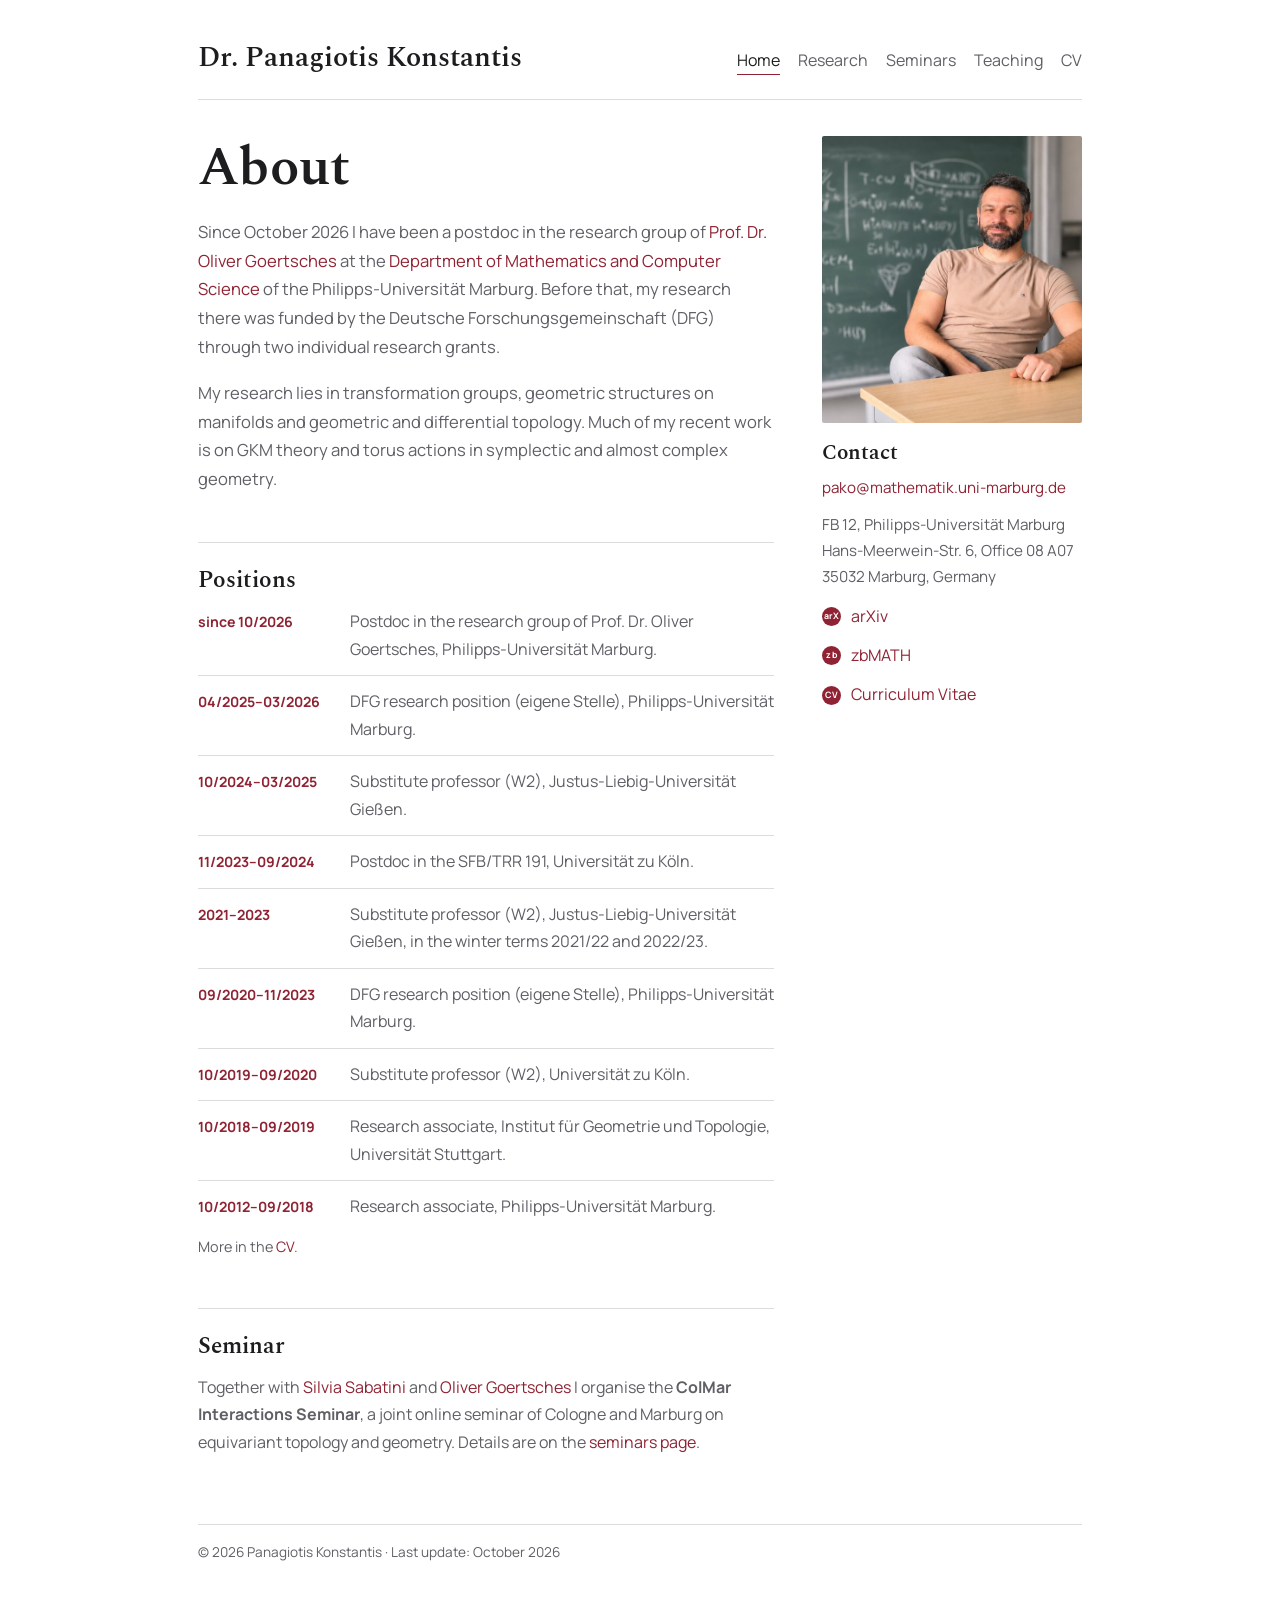
<file: index.html>
<!DOCTYPE html>
<html lang="en">
<head>
  <meta charset="UTF-8">
  <meta name="viewport" content="width=device-width, initial-scale=1.0">
  <title>Dr. Panagiotis Konstantis | Mathematics</title>
  <meta name="description" content="Homepage of Panagiotis Konstantis, mathematician at Philipps-Universität Marburg.">
  <link rel="preconnect" href="https://fonts.googleapis.com">
  <link rel="preconnect" href="https://fonts.gstatic.com" crossorigin>
  <link href="https://fonts.googleapis.com/css2?family=Spectral:wght@400;600&family=Manrope:wght@400;600;700&display=swap" rel="stylesheet">
  <link rel="stylesheet" href="style.css">
</head>
<body>
<div class="shell">
  <header class="site-header">
    <a class="wordmark" href="index.html">Dr. Panagiotis Konstantis</a>
    <nav class="site-nav" aria-label="Main">
      <a class="active" href="index.html">Home</a>
      <a href="research.html">Research</a>
      <a href="seminars.html">Seminars</a>
      <a href="teaching.html">Teaching</a>
      <a href="cv.html">CV</a>
    </nav>
  </header>

  <main class="layout">
    <div class="stack">
      <section>
        <h1>About</h1>
        <p class="lede">
          Since October 2026 I have been a postdoc in the research group of
          <a href="https://www.uni-marburg.de/de/fb12/kooperationen/diffgeoana/prof-dr-oliver-goertsches" target="_blank" rel="noopener">Prof. Dr. Oliver Goertsches</a> at the
          <a href="https://www.uni-marburg.de/de/fb12" target="_blank" rel="noopener">Department of Mathematics and Computer Science</a>
          of the Philipps-Universität Marburg. Before that, my research there was funded by the
          Deutsche Forschungsgemeinschaft (DFG) through two individual research grants.
        </p>
        <p class="lede">
          My research lies in transformation groups, geometric structures on manifolds and
          geometric and differential topology. Much of my recent work is on GKM theory and
          torus actions in symplectic and almost complex geometry.
        </p>
      </section>

      <section>
        <h2>Positions</h2>
        <ul class="entries">
          <li>
            <span class="date">since 10/2026</span>
            <div>Postdoc in the research group of Prof. Dr. Oliver Goertsches, Philipps-Universität Marburg.</div>
          </li>
          <li>
            <span class="date">04/2025–03/2026</span>
            <div>DFG research position (eigene Stelle), Philipps-Universität Marburg.</div>
          </li>
          <li>
            <span class="date">10/2024–03/2025</span>
            <div>Substitute professor (W2), Justus-Liebig-Universität Gießen.</div>
          </li>
          <li>
            <span class="date">11/2023–09/2024</span>
            <div>Postdoc in the SFB/TRR 191, Universität zu Köln.</div>
          </li>
          <li>
            <span class="date">2021–2023</span>
            <div>Substitute professor (W2), Justus-Liebig-Universität Gießen, in the winter terms 2021/22 and 2022/23.</div>
          </li>
          <li>
            <span class="date">09/2020–11/2023</span>
            <div>DFG research position (eigene Stelle), Philipps-Universität Marburg.</div>
          </li>
          <li>
            <span class="date">10/2019–09/2020</span>
            <div>Substitute professor (W2), Universität zu Köln.</div>
          </li>
          <li>
            <span class="date">10/2018–09/2019</span>
            <div>Research associate, Institut für Geometrie und Topologie, Universität Stuttgart.</div>
          </li>
          <li>
            <span class="date">10/2012–09/2018</span>
            <div>Research associate, Philipps-Universität Marburg.</div>
          </li>
        </ul>
        <p class="muted small" style="margin-top:14px">More in the <a href="cv.html">CV</a>.</p>
      </section>

      <section>
        <h2>Seminar</h2>
        <p class="muted">
          Together with <a href="https://www.silvia-sabatini.com/" target="_blank" rel="noopener">Silvia Sabatini</a>
          and <a href="https://www.uni-marburg.de/de/fb12/kooperationen/diffgeoana/prof-dr-oliver-goertsches" target="_blank" rel="noopener">Oliver Goertsches</a>
          I organise the <strong>ColMar Interactions Seminar</strong>, a joint online seminar of Cologne and Marburg
          on equivariant topology and geometry. Details are on the <a href="seminars.html">seminars page</a>.
        </p>
      </section>
    </div>

    <aside class="sidebar">
      <a href="meme.html" title="Click me">
        <img class="portrait" src="img/portrait.jpg" width="600" height="662" alt="Panagiotis Konstantis in front of a blackboard">
      </a>
      <section>
        <h2>Contact</h2>
        <p><a href="mailto:pako@mathematik.uni-marburg.de">pako@mathematik.uni-marburg.de</a></p>
        <p class="muted">
          FB 12, Philipps-Universität Marburg<br>
          Hans-Meerwein-Str. 6, Office 08 A07<br>
          35032 Marburg, Germany
        </p>
        <ul class="link-list">
          <li><a href="https://arxiv.org/search/?query=Konstantis%2C+Panagiotis&amp;searchtype=author&amp;order=-announced_date_first" target="_blank" rel="noopener"><span class="badge" aria-hidden="true">arX</span>arXiv</a></li>
          <li><a href="https://zbmath.org/authors/konstantis.panagiotis" target="_blank" rel="noopener"><span class="badge" aria-hidden="true">zb</span>zbMATH</a></li>
          <li><a href="cv.html"><span class="badge" aria-hidden="true">CV</span>Curriculum Vitae</a></li>
        </ul>
      </section>
    </aside>
  </main>

  <footer class="site-footer">
    &copy; 2026 Panagiotis Konstantis &middot; Last update: October 2026
  </footer>
</div>
</body>
</html>
</file>
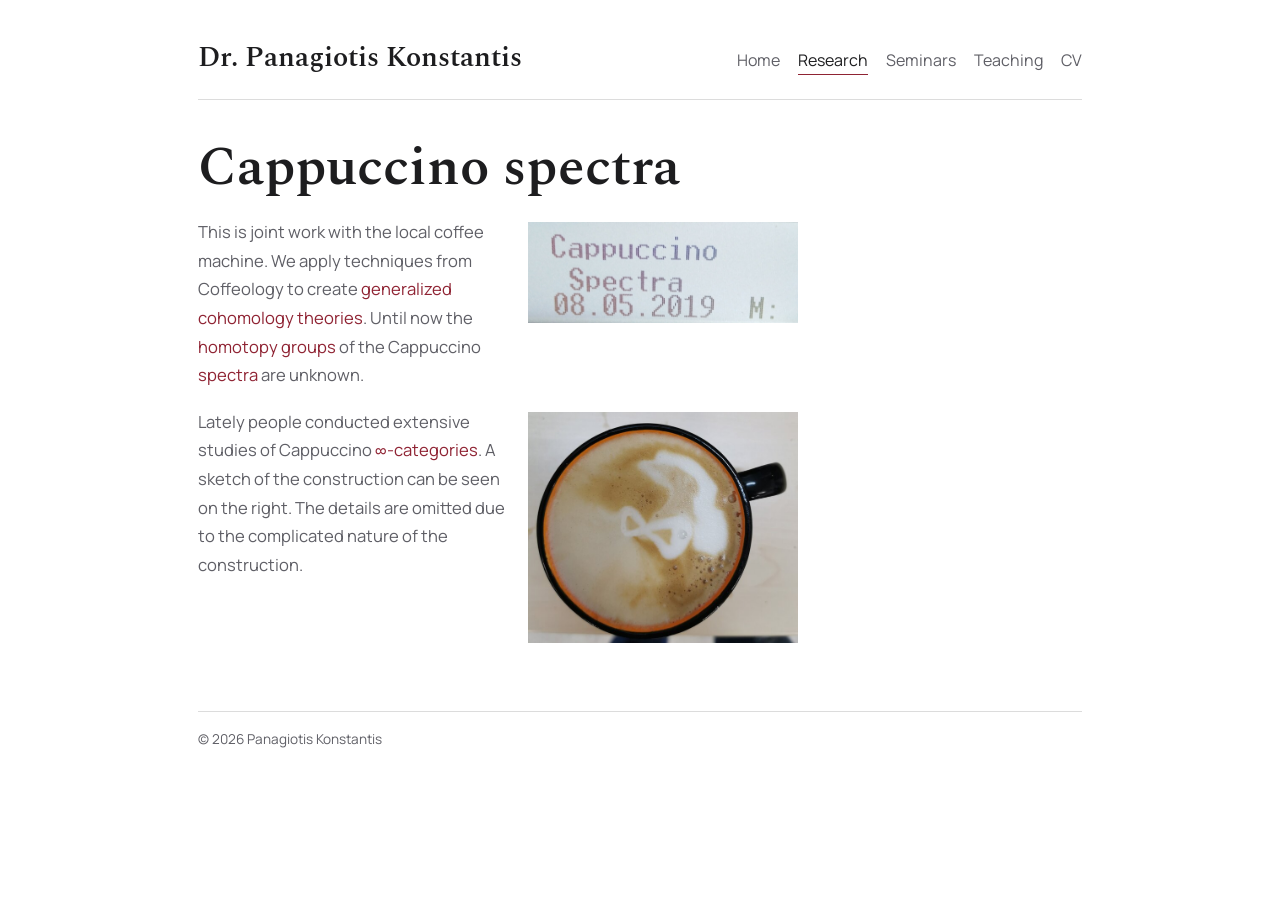
<file: cappuccino.html>
<!DOCTYPE html>
<html lang="en">
<head>
  <meta charset="UTF-8">
  <meta name="viewport" content="width=device-width, initial-scale=1.0">
  <title>Cappuccino Spectra | Dr. Panagiotis Konstantis</title>
  <link rel="preconnect" href="https://fonts.googleapis.com">
  <link rel="preconnect" href="https://fonts.gstatic.com" crossorigin>
  <link href="https://fonts.googleapis.com/css2?family=Spectral:wght@400;600&family=Manrope:wght@400;600;700&display=swap" rel="stylesheet">
  <link rel="stylesheet" href="style.css">
</head>
<body>
<div class="shell">
  <header class="site-header">
    <a class="wordmark" href="index.html">Dr. Panagiotis Konstantis</a>
    <nav class="site-nav" aria-label="Main">
      <a href="index.html">Home</a>
      <a class="active" href="research.html">Research</a>
      <a href="seminars.html">Seminars</a>
      <a href="teaching.html">Teaching</a>
      <a href="cv.html">CV</a>
    </nav>
  </header>

  <main class="stack">
    <section>
      <h1>Cappuccino spectra</h1>
      <p class="lede">
        <img class="float-right" src="img/spectra.jpg" width="583" height="218" alt="Cappuccino spectra">
        This is joint work with the local coffee machine. We apply techniques from Coffeology to create
        <a href="https://encyclopediaofmath.org/wiki/Generalized_cohomology_theories" target="_blank" rel="noopener">generalized cohomology theories</a>.
        Until now the <a href="https://en.wikipedia.org/wiki/Spectrum_(topology)#Invariants" target="_blank" rel="noopener">homotopy groups</a>
        of the Cappuccino <a href="https://en.wikipedia.org/wiki/Spectrum_(topology)" target="_blank" rel="noopener">spectra</a> are unknown.
      </p>
      <p class="lede">
        <img class="float-right" src="img/infinity-ink.jpg" width="640" height="549" alt="Sketch of a Cappuccino infinity-category">
        Lately people conducted extensive studies of Cappuccino
        <a href="https://ncatlab.org/nlab/show/infinity-category" target="_blank" rel="noopener">∞-categories</a>.
        A sketch of the construction can be seen on the right. The details are omitted due to the
        complicated nature of the construction.
      </p>
    </section>
  </main>

  <footer class="site-footer">
    &copy; 2026 Panagiotis Konstantis
  </footer>
</div>
</body>
</html>
</file>
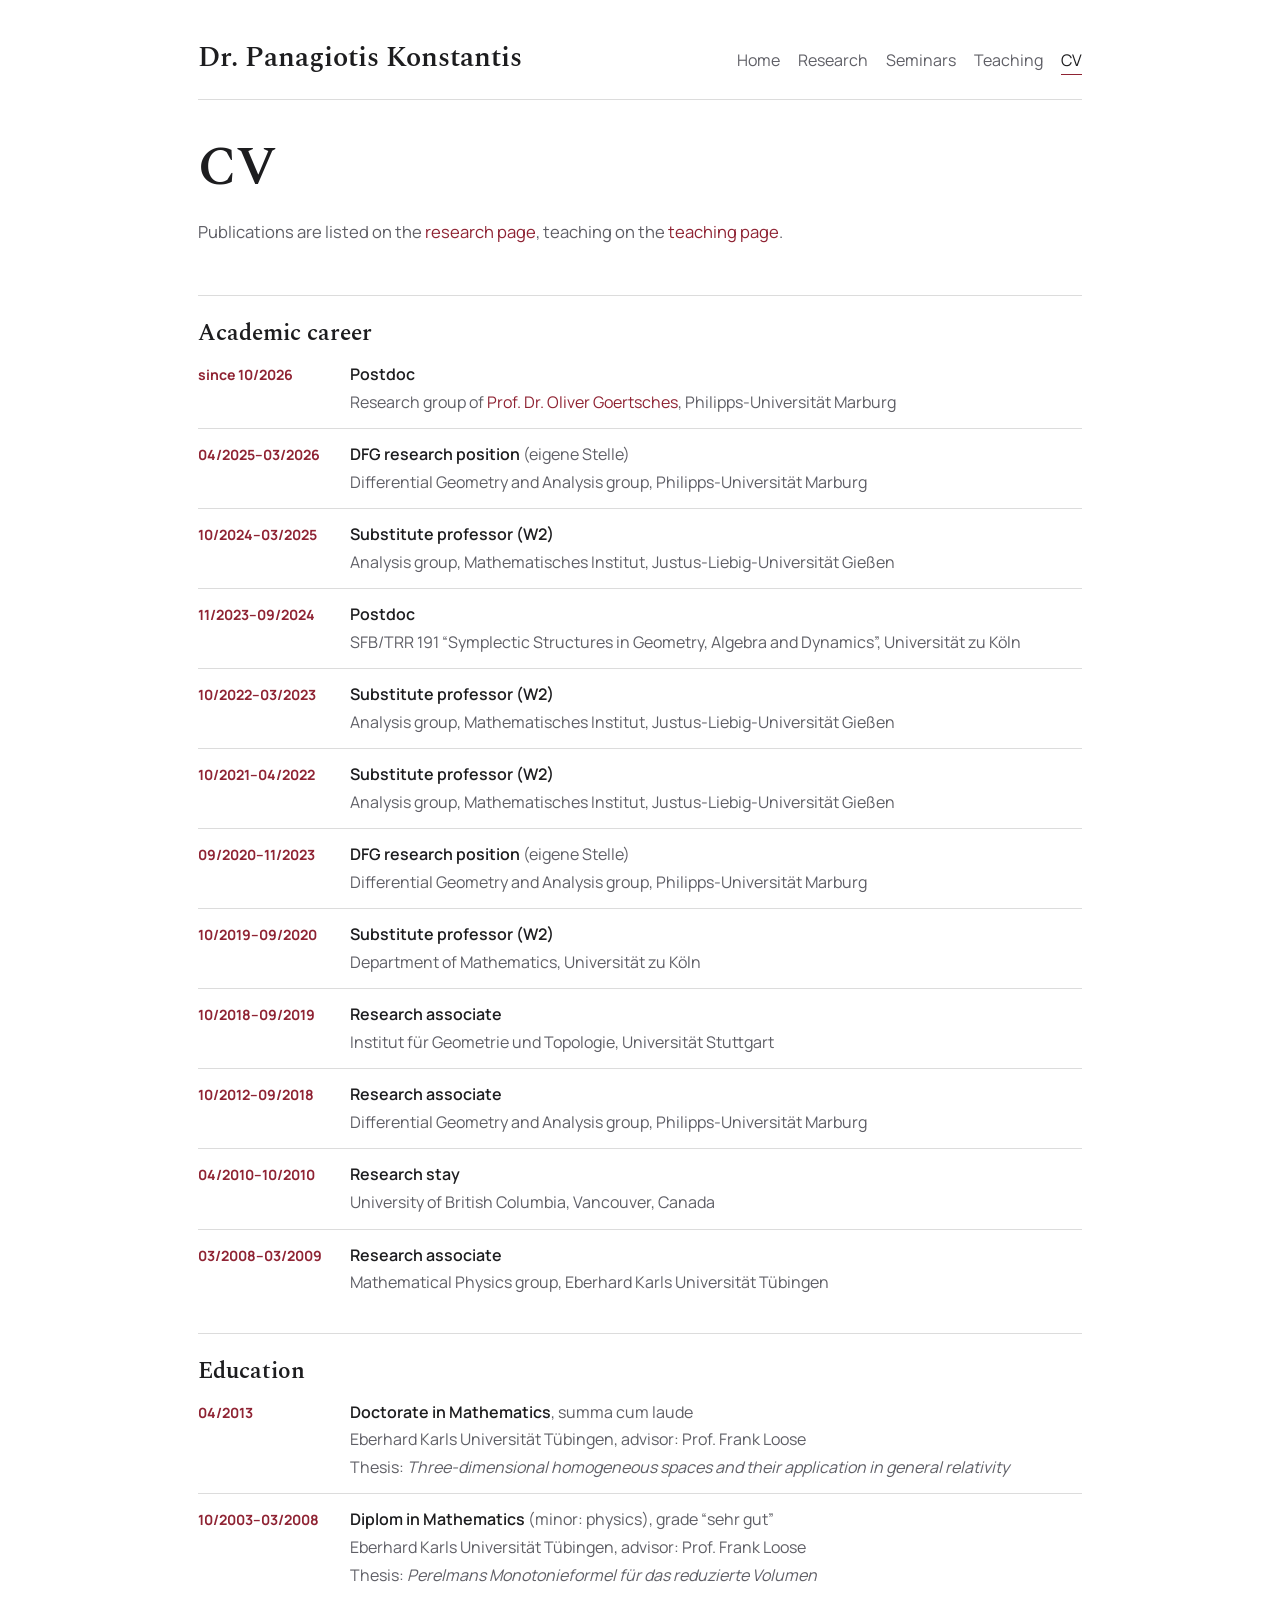
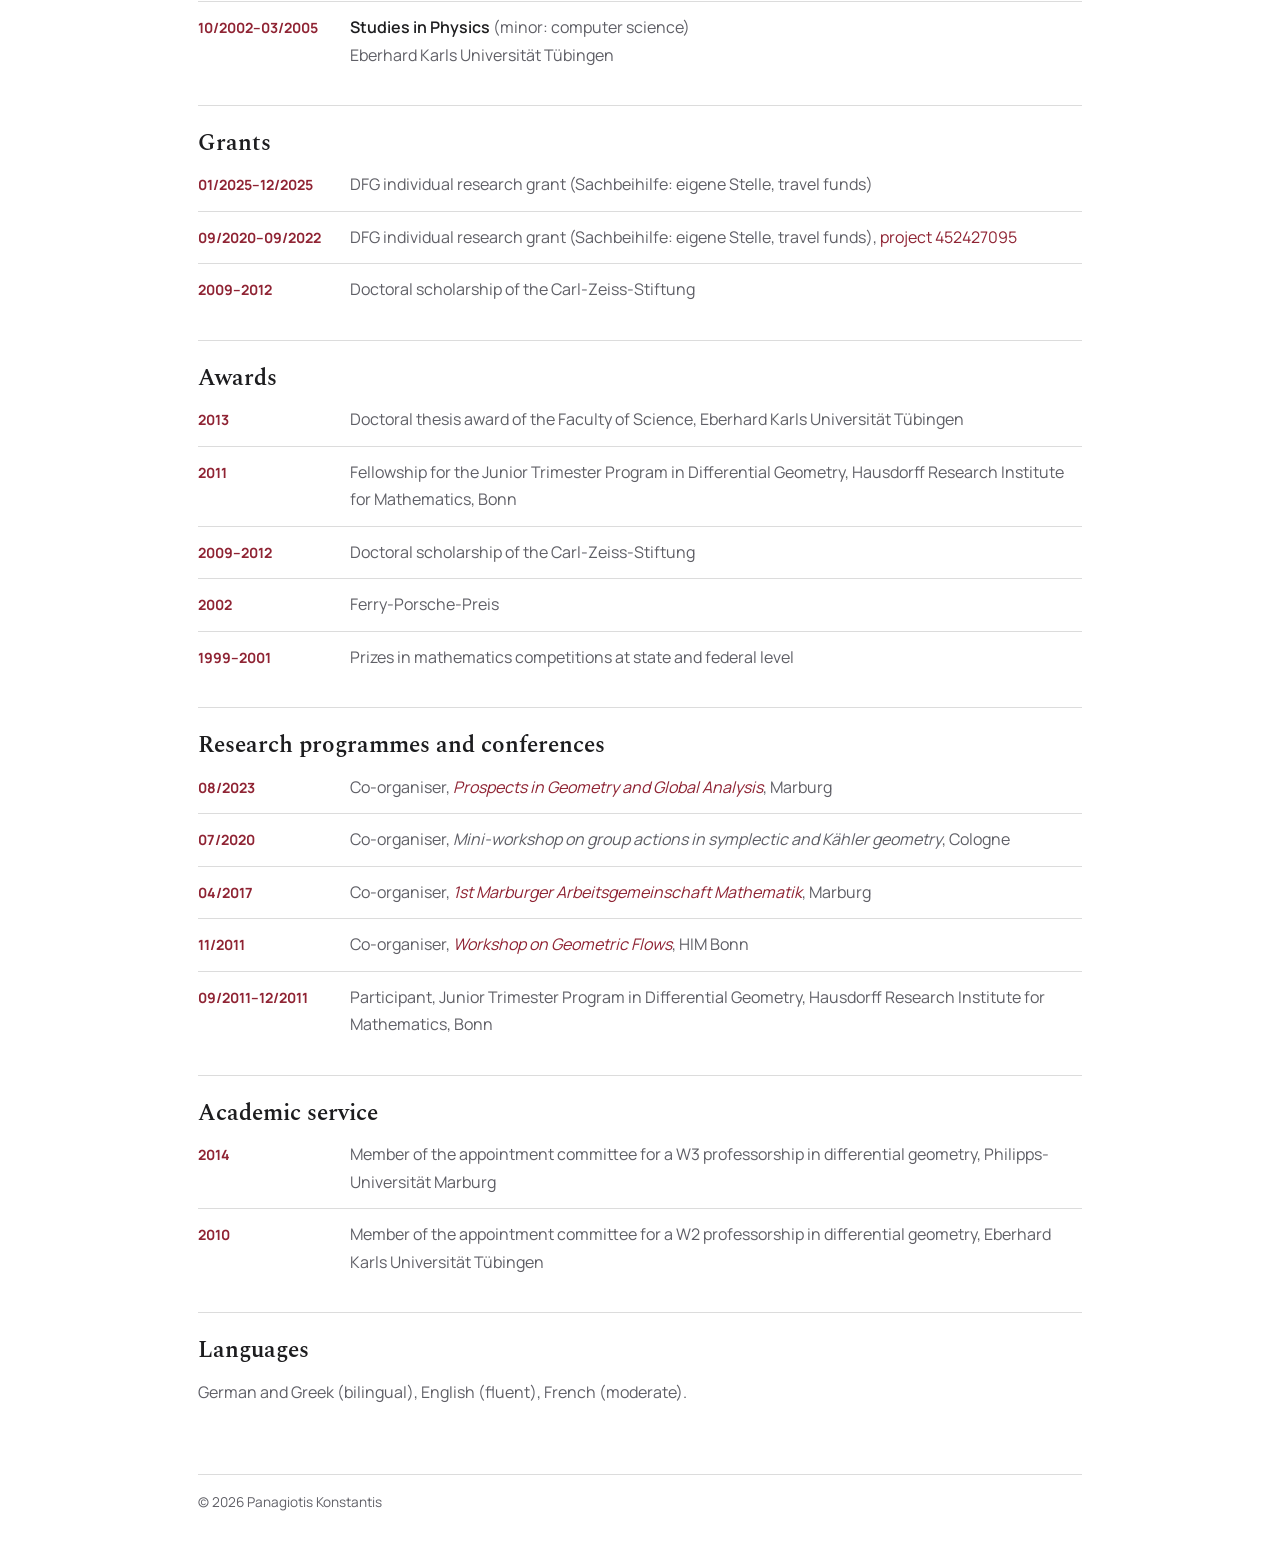
<file: cv.html>
<!DOCTYPE html>
<html lang="en">
<head>
  <meta charset="UTF-8">
  <meta name="viewport" content="width=device-width, initial-scale=1.0">
  <title>CV | Dr. Panagiotis Konstantis</title>
  <link rel="preconnect" href="https://fonts.googleapis.com">
  <link rel="preconnect" href="https://fonts.gstatic.com" crossorigin>
  <link href="https://fonts.googleapis.com/css2?family=Spectral:wght@400;600&family=Manrope:wght@400;600;700&display=swap" rel="stylesheet">
  <link rel="stylesheet" href="style.css">
</head>
<body>
<div class="shell">
  <header class="site-header">
    <a class="wordmark" href="index.html">Dr. Panagiotis Konstantis</a>
    <nav class="site-nav" aria-label="Main">
      <a href="index.html">Home</a>
      <a href="research.html">Research</a>
      <a href="seminars.html">Seminars</a>
      <a href="teaching.html">Teaching</a>
      <a class="active" href="cv.html">CV</a>
    </nav>
  </header>

  <main class="stack">
    <section>
      <h1>CV</h1>
      <p class="lede">
        Publications are listed on the <a href="research.html">research page</a>, teaching on the
        <a href="teaching.html">teaching page</a>.
      </p>
    </section>

    <section>
      <h2>Academic career</h2>
      <ul class="entries">
        <li><span class="date">since 10/2026</span><div><strong>Postdoc</strong><br>
          Research group of <a href="https://www.uni-marburg.de/de/fb12/kooperationen/diffgeoana/prof-dr-oliver-goertsches" target="_blank" rel="noopener">Prof. Dr. Oliver Goertsches</a>, Philipps-Universität Marburg</div></li>
        <li><span class="date">04/2025–03/2026</span><div><strong>DFG research position</strong> (eigene Stelle)<br>
          Differential Geometry and Analysis group, Philipps-Universität Marburg</div></li>
        <li><span class="date">10/2024–03/2025</span><div><strong>Substitute professor (W2)</strong><br>
          Analysis group, Mathematisches Institut, Justus-Liebig-Universität Gießen</div></li>
        <li><span class="date">11/2023–09/2024</span><div><strong>Postdoc</strong><br>
          SFB/TRR 191 “Symplectic Structures in Geometry, Algebra and Dynamics”, Universität zu Köln</div></li>
        <li><span class="date">10/2022–03/2023</span><div><strong>Substitute professor (W2)</strong><br>
          Analysis group, Mathematisches Institut, Justus-Liebig-Universität Gießen</div></li>
        <li><span class="date">10/2021–04/2022</span><div><strong>Substitute professor (W2)</strong><br>
          Analysis group, Mathematisches Institut, Justus-Liebig-Universität Gießen</div></li>
        <li><span class="date">09/2020–11/2023</span><div><strong>DFG research position</strong> (eigene Stelle)<br>
          Differential Geometry and Analysis group, Philipps-Universität Marburg</div></li>
        <li><span class="date">10/2019–09/2020</span><div><strong>Substitute professor (W2)</strong><br>
          Department of Mathematics, Universität zu Köln</div></li>
        <li><span class="date">10/2018–09/2019</span><div><strong>Research associate</strong><br>
          Institut für Geometrie und Topologie, Universität Stuttgart</div></li>
        <li><span class="date">10/2012–09/2018</span><div><strong>Research associate</strong><br>
          Differential Geometry and Analysis group, Philipps-Universität Marburg</div></li>
        <li><span class="date">04/2010–10/2010</span><div><strong>Research stay</strong><br>
          University of British Columbia, Vancouver, Canada</div></li>
        <li><span class="date">03/2008–03/2009</span><div><strong>Research associate</strong><br>
          Mathematical Physics group, Eberhard Karls Universität Tübingen</div></li>
      </ul>
    </section>

    <section>
      <h2>Education</h2>
      <ul class="entries">
        <li><span class="date">04/2013</span><div><strong>Doctorate in Mathematics</strong>, summa cum laude<br>
          Eberhard Karls Universität Tübingen, advisor: Prof. Frank Loose<br>
          Thesis: <em>Three-dimensional homogeneous spaces and their application in general relativity</em></div></li>
        <li><span class="date">10/2003–03/2008</span><div><strong>Diplom in Mathematics</strong> (minor: physics), grade “sehr gut”<br>
          Eberhard Karls Universität Tübingen, advisor: Prof. Frank Loose<br>
          Thesis: <em>Perelmans Monotonieformel für das reduzierte Volumen</em></div></li>
        <li><span class="date">10/2002–03/2005</span><div><strong>Studies in Physics</strong> (minor: computer science)<br>
          Eberhard Karls Universität Tübingen</div></li>
      </ul>
    </section>

    <section>
      <h2>Grants</h2>
      <ul class="entries">
        <li><span class="date">01/2025–12/2025</span><div>DFG individual research grant (Sachbeihilfe: eigene Stelle, travel funds)</div></li>
        <li><span class="date">09/2020–09/2022</span><div>DFG individual research grant (Sachbeihilfe: eigene Stelle, travel funds),
          <a href="https://gepris.dfg.de/gepris/projekt/452427095" target="_blank" rel="noopener">project 452427095</a></div></li>
        <li><span class="date">2009–2012</span><div>Doctoral scholarship of the Carl-Zeiss-Stiftung</div></li>
      </ul>
    </section>

    <section>
      <h2>Awards</h2>
      <ul class="entries">
        <li><span class="date">2013</span><div>Doctoral thesis award of the Faculty of Science, Eberhard Karls Universität Tübingen</div></li>
        <li><span class="date">2011</span><div>Fellowship for the Junior Trimester Program in Differential Geometry, Hausdorff Research Institute for Mathematics, Bonn</div></li>
        <li><span class="date">2009–2012</span><div>Doctoral scholarship of the Carl-Zeiss-Stiftung</div></li>
        <li><span class="date">2002</span><div>Ferry-Porsche-Preis</div></li>
        <li><span class="date">1999–2001</span><div>Prizes in mathematics competitions at state and federal level</div></li>
      </ul>
    </section>

    <section>
      <h2>Research programmes and conferences</h2>
      <ul class="entries">
        <li><span class="date">08/2023</span><div>Co-organiser, <a href="https://www.mathematik.uni-marburg.de/~agricola/rauisch2023/index.html" target="_blank" rel="noopener"><em>Prospects in Geometry and Global Analysis</em></a>, Marburg</div></li>
        <li><span class="date">07/2020</span><div>Co-organiser, <em>Mini-workshop on group actions in symplectic and Kähler geometry</em>, Cologne</div></li>
        <li><span class="date">04/2017</span><div>Co-organiser, <a href="http://www.mathematik.uni-marburg.de/~agricola/Hopf2017/index.html" target="_blank" rel="noopener"><em>1st Marburger Arbeitsgemeinschaft Mathematik</em></a>, Marburg</div></li>
        <li><span class="date">11/2011</span><div>Co-organiser, <a href="https://www.him.uni-bonn.de/programs/past-programs/past-junior-trimester-programs/differential-geometry/workshop-on-geometric-flows/" target="_blank" rel="noopener"><em>Workshop on Geometric Flows</em></a>, HIM Bonn</div></li>
        <li><span class="date">09/2011–12/2011</span><div>Participant, Junior Trimester Program in Differential Geometry, Hausdorff Research Institute for Mathematics, Bonn</div></li>
      </ul>
    </section>

    <section>
      <h2>Academic service</h2>
      <ul class="entries">
        <li><span class="date">2014</span><div>Member of the appointment committee for a W3 professorship in differential geometry, Philipps-Universität Marburg</div></li>
        <li><span class="date">2010</span><div>Member of the appointment committee for a W2 professorship in differential geometry, Eberhard Karls Universität Tübingen</div></li>
      </ul>
    </section>

    <section>
      <h2>Languages</h2>
      <p class="muted">German and Greek (bilingual), English (fluent), French (moderate).</p>
    </section>
  </main>

  <footer class="site-footer">
    &copy; 2026 Panagiotis Konstantis
  </footer>
</div>
</body>
</html>
</file>
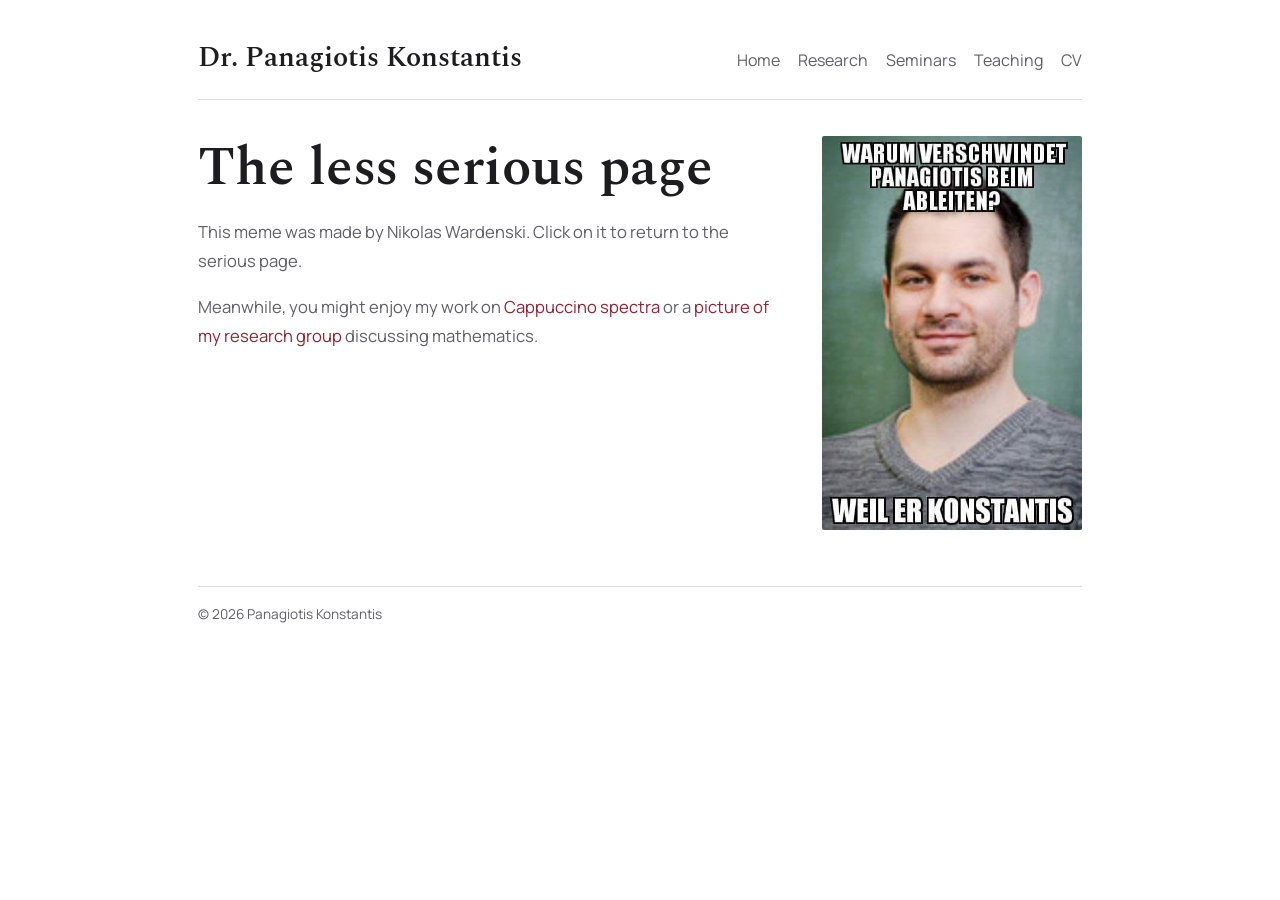
<file: meme.html>
<!DOCTYPE html>
<html lang="en">
<head>
  <meta charset="UTF-8">
  <meta name="viewport" content="width=device-width, initial-scale=1.0">
  <title>Meme | Dr. Panagiotis Konstantis</title>
  <link rel="preconnect" href="https://fonts.googleapis.com">
  <link rel="preconnect" href="https://fonts.gstatic.com" crossorigin>
  <link href="https://fonts.googleapis.com/css2?family=Spectral:wght@400;600&family=Manrope:wght@400;600;700&display=swap" rel="stylesheet">
  <link rel="stylesheet" href="style.css">
</head>
<body>
<div class="shell">
  <header class="site-header">
    <a class="wordmark" href="index.html">Dr. Panagiotis Konstantis</a>
    <nav class="site-nav" aria-label="Main">
      <a href="index.html">Home</a>
      <a href="research.html">Research</a>
      <a href="seminars.html">Seminars</a>
      <a href="teaching.html">Teaching</a>
      <a href="cv.html">CV</a>
    </nav>
  </header>

  <main class="layout">
    <div class="stack">
      <section>
        <h1>The less serious page</h1>
        <p class="lede">
          This meme was made by Nikolas Wardenski. Click on it to return to the serious page.
        </p>
        <p class="lede">
          Meanwhile, you might enjoy my work on <a href="cappuccino.html">Cappuccino spectra</a>
          or a <a href="group.html">picture of my research group</a> discussing mathematics.
        </p>
      </section>
    </div>
    <aside class="sidebar">
      <a href="index.html" title="Back to the serious page">
        <img class="portrait" src="img/meme.jpg" width="439" height="665" alt="A German meme about Panagiotis Konstantis">
      </a>
    </aside>
  </main>

  <footer class="site-footer">
    &copy; 2026 Panagiotis Konstantis
  </footer>
</div>
</body>
</html>
</file>
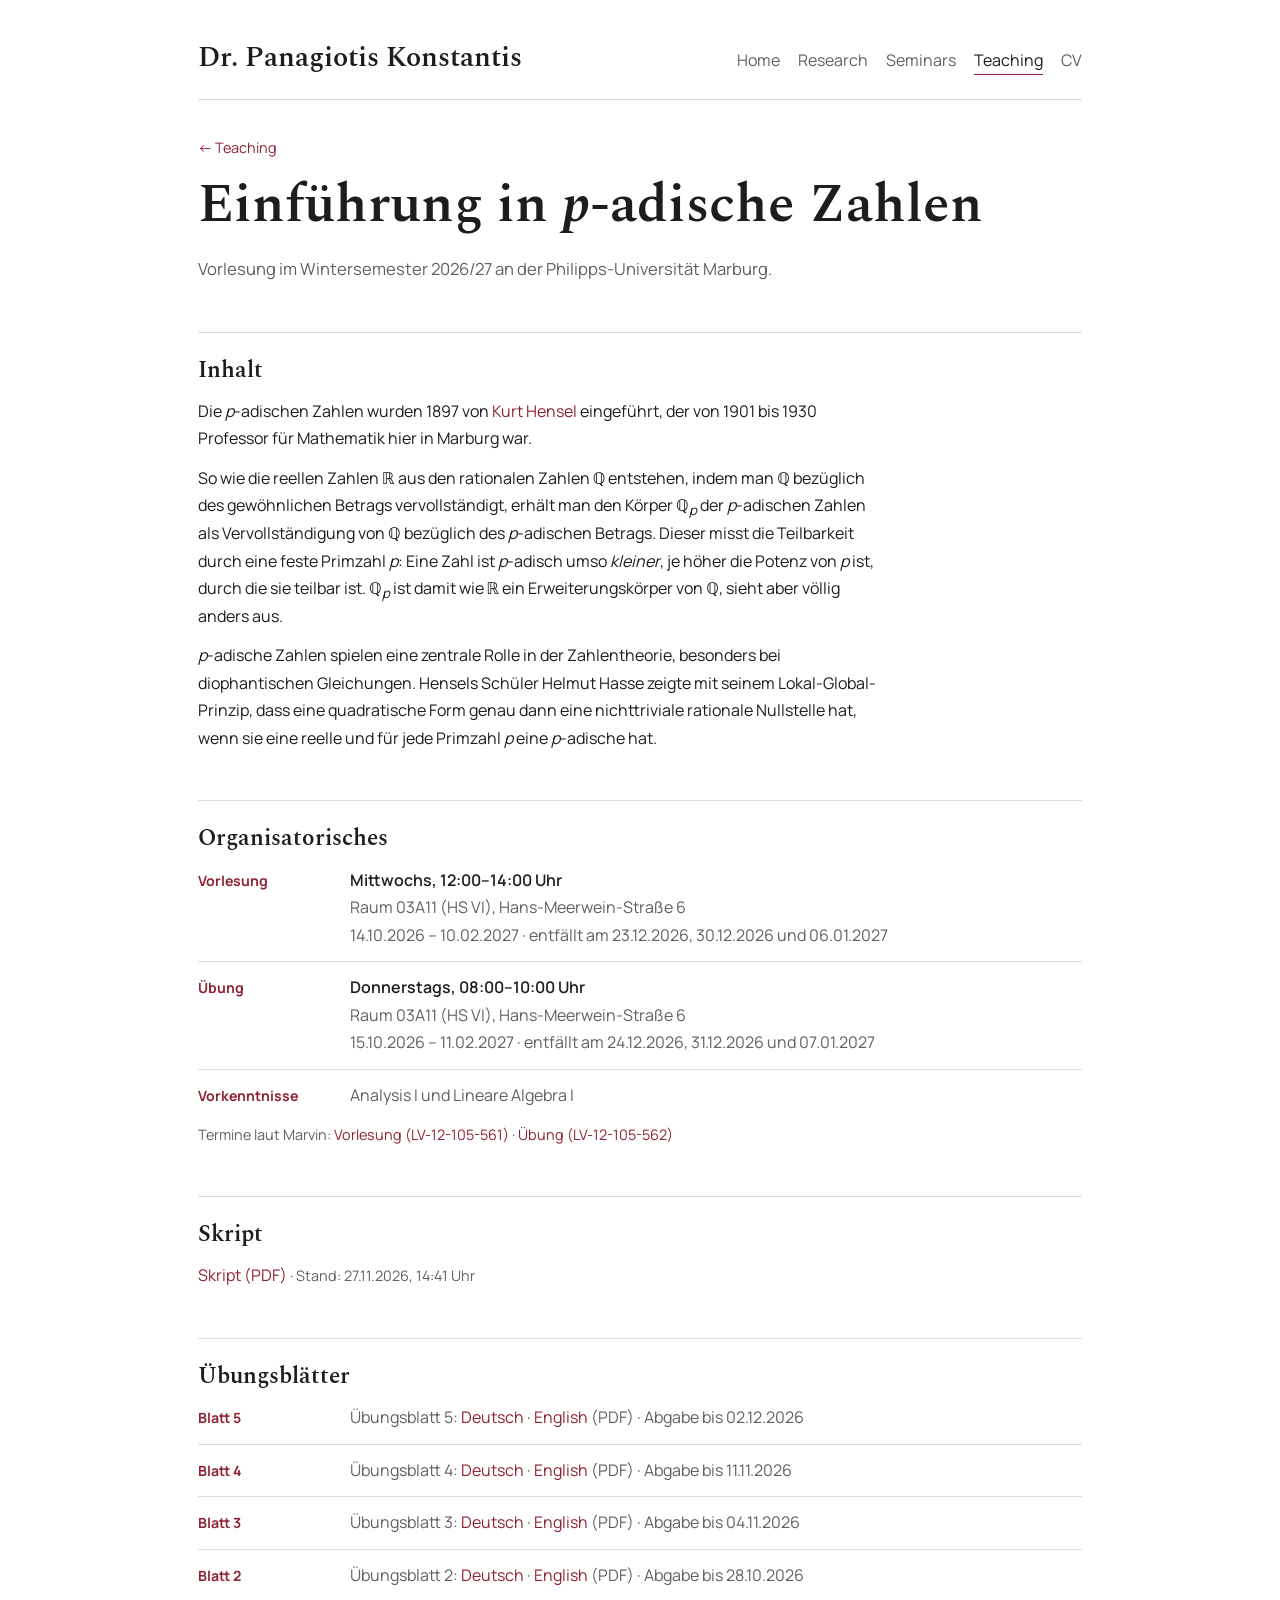
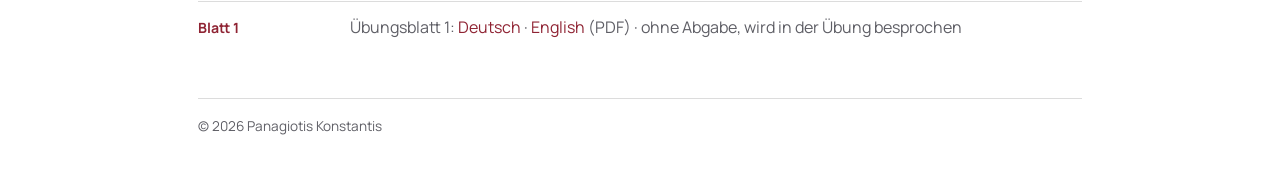
<file: p-adische-zahlen.html>
<!DOCTYPE html>
<html lang="de">
<head>
  <meta charset="UTF-8">
  <meta name="viewport" content="width=device-width, initial-scale=1.0">
  <title>Einführung in p-adische Zahlen | Dr. Panagiotis Konstantis</title>
  <link rel="preconnect" href="https://fonts.googleapis.com">
  <link rel="preconnect" href="https://fonts.gstatic.com" crossorigin>
  <link href="https://fonts.googleapis.com/css2?family=Spectral:wght@400;600&family=Manrope:wght@400;600;700&display=swap" rel="stylesheet">
  <link rel="stylesheet" href="style.css">
</head>
<body>
<div class="shell">
  <header class="site-header">
    <a class="wordmark" href="index.html">Dr. Panagiotis Konstantis</a>
    <nav class="site-nav" aria-label="Main">
      <a href="index.html">Home</a>
      <a href="research.html">Research</a>
      <a href="seminars.html">Seminars</a>
      <a class="active" href="teaching.html">Teaching</a>
      <a href="cv.html">CV</a>
    </nav>
  </header>

  <main class="stack">
    <section>
      <p class="small"><a href="teaching.html">&larr; Teaching</a></p>
      <h1>Einführung in <i>p</i>-adische Zahlen</h1>
      <p class="lede">Vorlesung im Wintersemester 2026/27 an der Philipps-Universität Marburg.</p>
    </section>

    <section class="prose">
      <h2>Inhalt</h2>
      <p>
        Die <i>p</i>-adischen Zahlen wurden 1897 von
        <a href="https://de.wikipedia.org/wiki/Kurt_Hensel" target="_blank" rel="noopener">Kurt Hensel</a>
        eingeführt, der von 1901 bis 1930 Professor für Mathematik hier in Marburg war.
      </p>
      <p>
        So wie die reellen Zahlen ℝ aus den rationalen Zahlen ℚ entstehen, indem man ℚ bezüglich des
        gewöhnlichen Betrags vervollständigt, erhält man den Körper ℚ<sub><i>p</i></sub> der
        <i>p</i>-adischen Zahlen als Vervollständigung von ℚ bezüglich des <i>p</i>-adischen Betrags.
        Dieser misst die Teilbarkeit durch eine feste Primzahl <i>p</i>: Eine Zahl ist
        <i>p</i>-adisch umso <em>kleiner</em>, je höher die Potenz von <i>p</i> ist, durch die sie
        teilbar ist. ℚ<sub><i>p</i></sub> ist damit wie ℝ ein Erweiterungskörper von ℚ, sieht aber
        völlig anders aus.
      </p>
      <p>
        <i>p</i>-adische Zahlen spielen eine zentrale Rolle in der Zahlentheorie, besonders bei
        diophantischen Gleichungen. Hensels Schüler Helmut Hasse zeigte mit seinem
        Lokal-Global-Prinzip, dass eine quadratische Form genau dann eine nichttriviale rationale
        Nullstelle hat, wenn sie eine reelle und für jede Primzahl <i>p</i> eine <i>p</i>-adische hat.
      </p>
    </section>

    <section>
      <h2>Organisatorisches</h2>
      <ul class="entries">
        <li>
          <span class="date">Vorlesung</span>
          <div><strong>Mittwochs, 12:00–14:00 Uhr</strong><br>
            Raum 03A11 (HS VI), Hans-Meerwein-Straße 6<br>
            <span class="muted">14.10.2026 – 10.02.2027 · entfällt am 23.12.2026, 30.12.2026 und 06.01.2027</span></div>
        </li>
        <li>
          <span class="date">Übung</span>
          <div><strong>Donnerstags, 08:00–10:00 Uhr</strong><br>
            Raum 03A11 (HS VI), Hans-Meerwein-Straße 6<br>
            <span class="muted">15.10.2026 – 11.02.2027 · entfällt am 24.12.2026, 31.12.2026 und 07.01.2027</span></div>
        </li>
        <li>
          <span class="date">Vorkenntnisse</span>
          <div>Analysis I und Lineare Algebra I</div>
        </li>
      </ul>
      <p class="muted small" style="margin-top:14px">
        Termine laut Marvin:
        <a href="https://marvin.uni-marburg.de/qisserver/pages/startFlow.xhtml?_flowId=detailView-flow&amp;unitId=107206&amp;periodId=&amp;navigationPosition=searchCourses" target="_blank" rel="noopener">Vorlesung (LV-12-105-561)</a> ·
        <a href="https://marvin.uni-marburg.de/qisserver/pages/startFlow.xhtml?_flowId=detailView-flow&amp;unitId=107208&amp;periodId=&amp;navigationPosition=searchCourses" target="_blank" rel="noopener">Übung (LV-12-105-562)</a>
      </p>
    </section>

    <section>
      <h2>Skript</h2>
      <!-- skript:start -->
      <p><a href="lehre/p-adische-zahlen/skript.pdf?v=bbae2322ea" target="_blank" rel="noopener">Skript (PDF)</a>
        <span class="muted small">· Stand: 27.11.2026, 14:41 Uhr</span></p>
      <!-- skript:end -->
    </section>

    <section>
      <h2>Übungsblätter</h2>
      <!-- Die Bereiche zwischen den Markierungen schreibt das Upload-Skript homepage-lehre neu. -->
      <!-- blaetter:start -->
      <ul class="entries">
        <li>
          <span class="date">Blatt 5</span>
          <div>Übungsblatt 5: <a href="lehre/p-adische-zahlen/blatt05.pdf?v=e78ea9318a" target="_blank" rel="noopener" hreflang="de">Deutsch</a> · <a href="lehre/p-adische-zahlen/blatt05-en.pdf?v=45e1ee94d9" target="_blank" rel="noopener" hreflang="en">English</a> (PDF) <span class="muted">· Abgabe bis 02.12.2026</span></div>
        </li>
        <li>
          <span class="date">Blatt 4</span>
          <div>Übungsblatt 4: <a href="lehre/p-adische-zahlen/blatt04.pdf?v=81c20799a7" target="_blank" rel="noopener" hreflang="de">Deutsch</a> · <a href="lehre/p-adische-zahlen/blatt04-en.pdf?v=d9d4e87ccf" target="_blank" rel="noopener" hreflang="en">English</a> (PDF) <span class="muted">· Abgabe bis 11.11.2026</span></div>
        </li>
        <li>
          <span class="date">Blatt 3</span>
          <div>Übungsblatt 3: <a href="lehre/p-adische-zahlen/blatt03.pdf?v=ad54dba1e3" target="_blank" rel="noopener" hreflang="de">Deutsch</a> · <a href="lehre/p-adische-zahlen/blatt03-en.pdf?v=a536411668" target="_blank" rel="noopener" hreflang="en">English</a> (PDF) <span class="muted">· Abgabe bis 04.11.2026</span></div>
        </li>
        <li>
          <span class="date">Blatt 2</span>
          <div>Übungsblatt 2: <a href="lehre/p-adische-zahlen/blatt02.pdf?v=443e4d37a6" target="_blank" rel="noopener" hreflang="de">Deutsch</a> · <a href="lehre/p-adische-zahlen/blatt02-en.pdf?v=2ea53592ac" target="_blank" rel="noopener" hreflang="en">English</a> (PDF) <span class="muted">· Abgabe bis 28.10.2026</span></div>
        </li>
        <li>
          <span class="date">Blatt 1</span>
          <div>Übungsblatt 1: <a href="lehre/p-adische-zahlen/blatt01.pdf?v=a802312d63" target="_blank" rel="noopener" hreflang="de">Deutsch</a> · <a href="lehre/p-adische-zahlen/blatt01-en.pdf?v=3e18d92273" target="_blank" rel="noopener" hreflang="en">English</a> (PDF) <span class="muted">· ohne Abgabe, wird in der Übung besprochen</span></div>
        </li>
      </ul>
      <!-- blaetter:end -->
    </section>
  </main>

  <footer class="site-footer">
    &copy; 2026 Panagiotis Konstantis
  </footer>
</div>
</body>
</html>
</file>
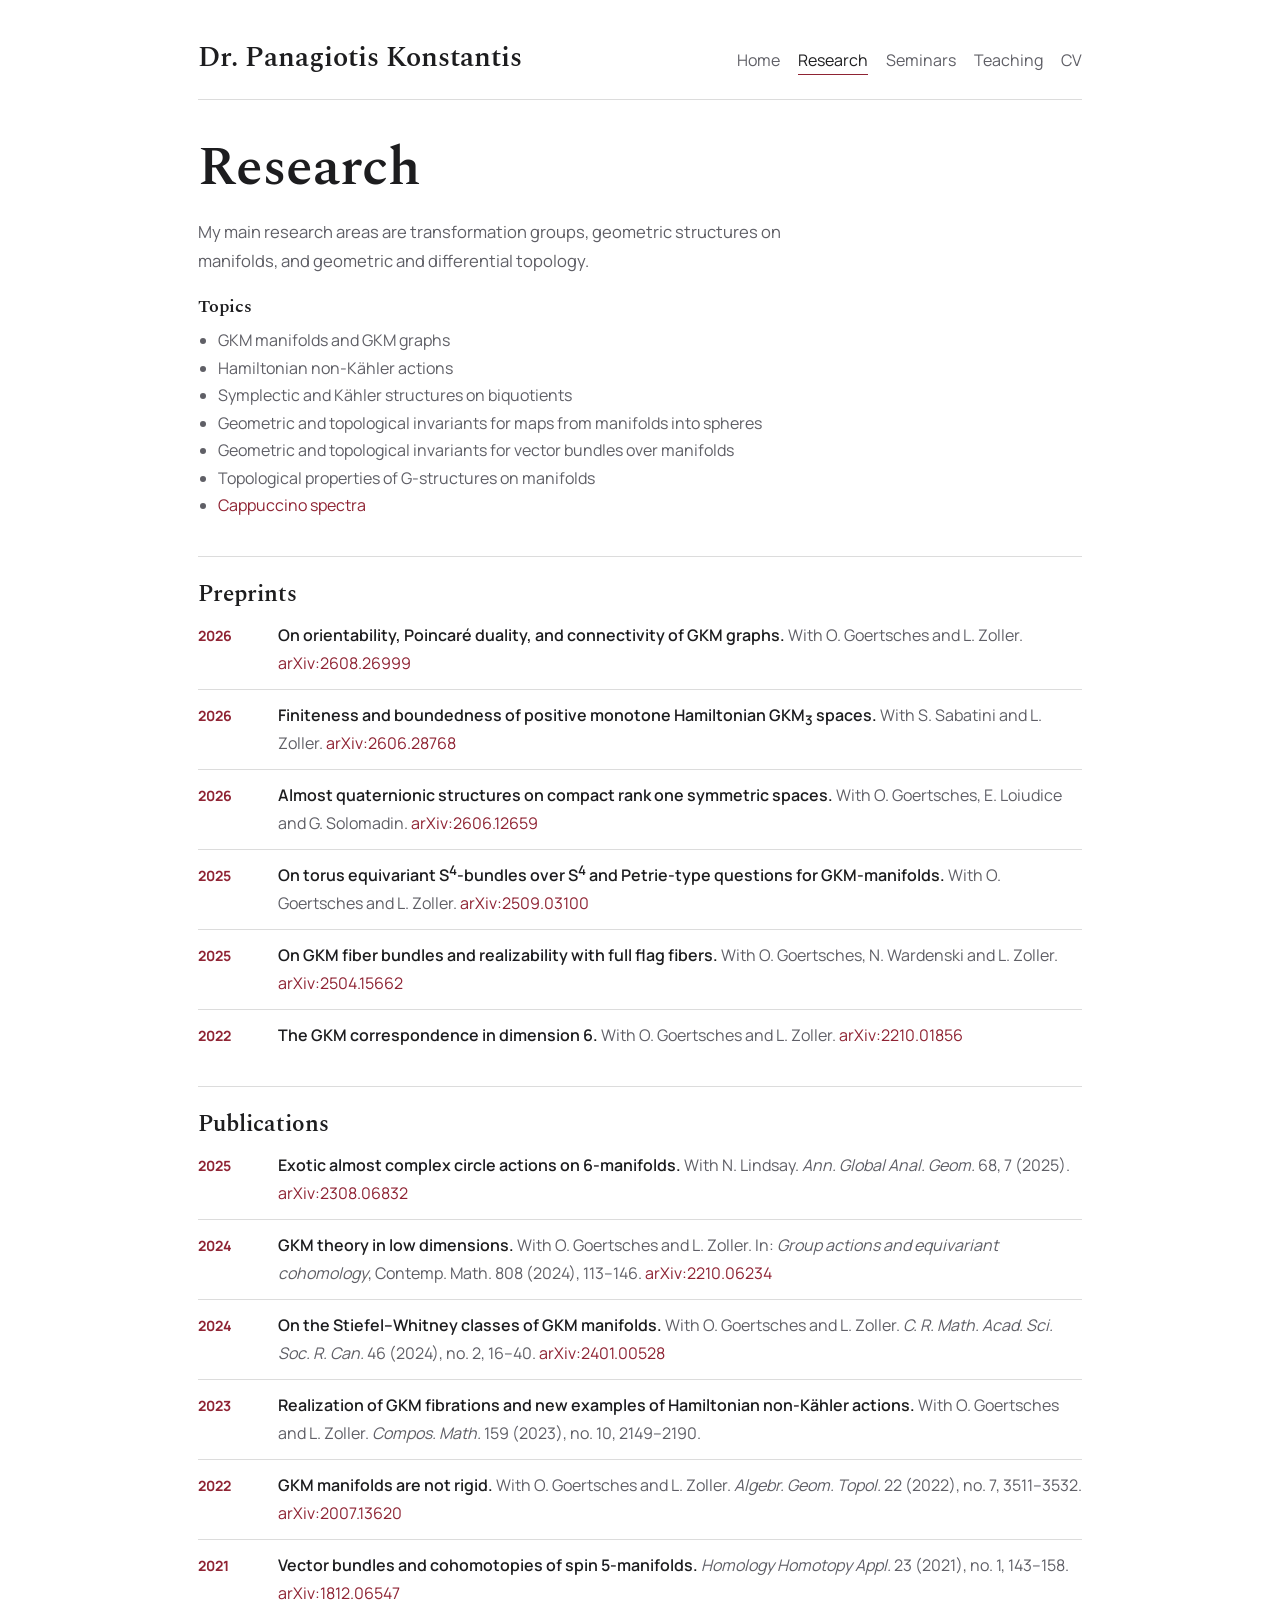
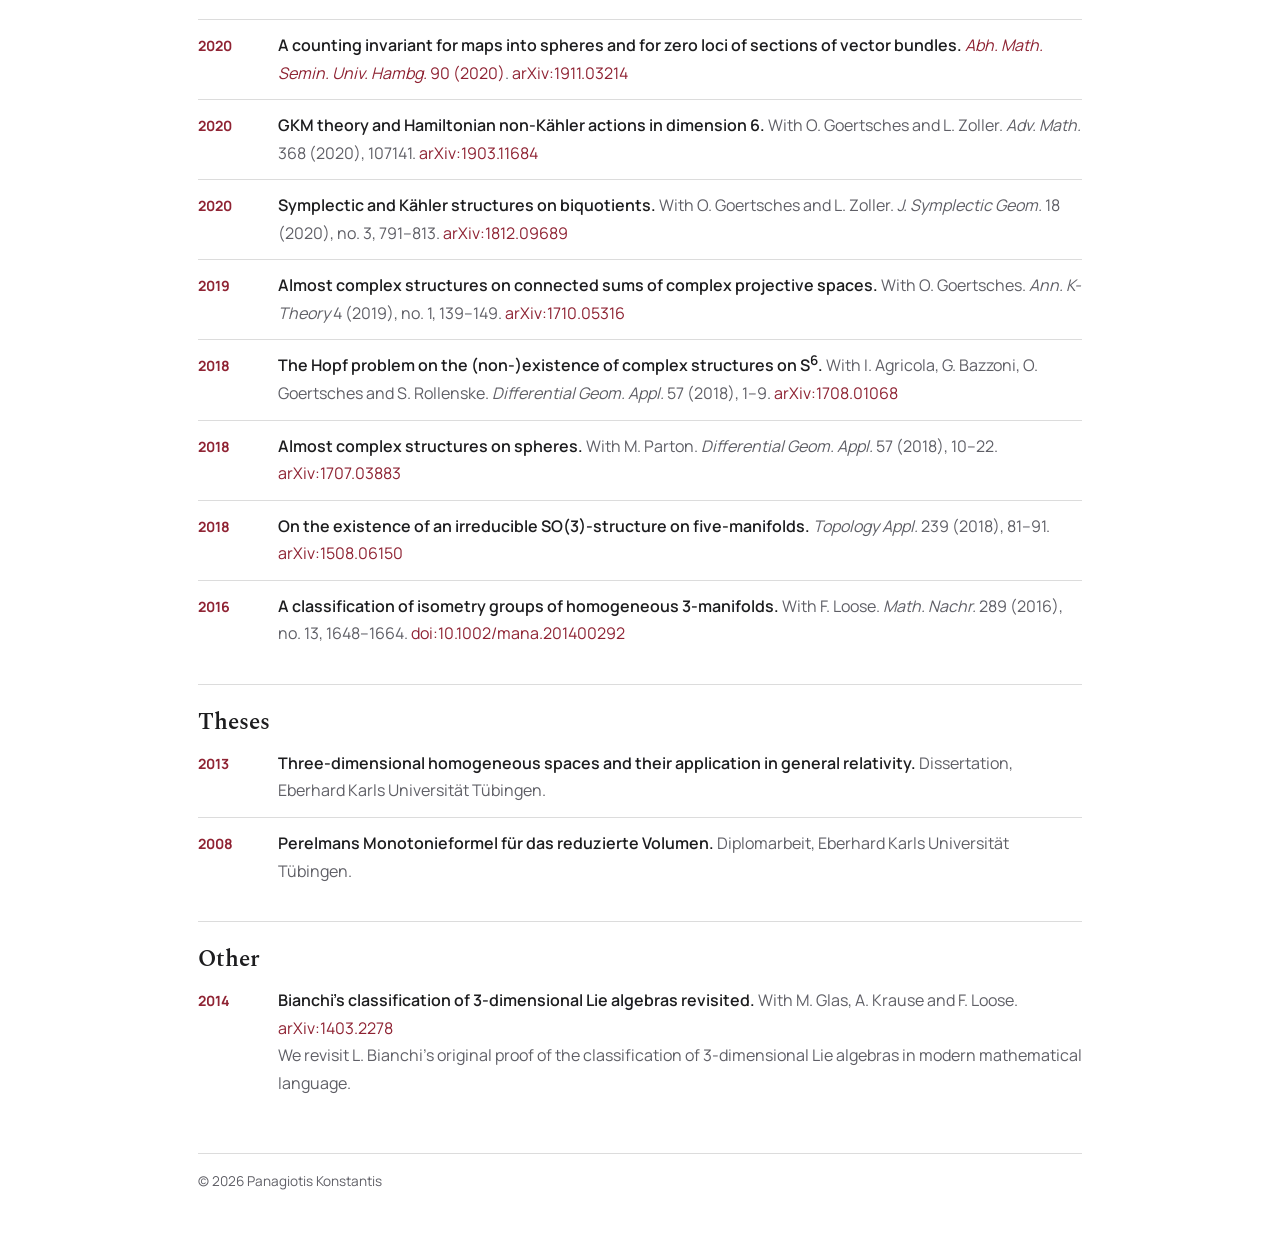
<file: research.html>
<!DOCTYPE html>
<html lang="en">
<head>
  <meta charset="UTF-8">
  <meta name="viewport" content="width=device-width, initial-scale=1.0">
  <title>Research | Dr. Panagiotis Konstantis</title>
  <link rel="preconnect" href="https://fonts.googleapis.com">
  <link rel="preconnect" href="https://fonts.gstatic.com" crossorigin>
  <link href="https://fonts.googleapis.com/css2?family=Spectral:wght@400;600&family=Manrope:wght@400;600;700&display=swap" rel="stylesheet">
  <link rel="stylesheet" href="style.css">
</head>
<body>
<div class="shell">
  <header class="site-header">
    <a class="wordmark" href="index.html">Dr. Panagiotis Konstantis</a>
    <nav class="site-nav" aria-label="Main">
      <a href="index.html">Home</a>
      <a class="active" href="research.html">Research</a>
      <a href="seminars.html">Seminars</a>
      <a href="teaching.html">Teaching</a>
      <a href="cv.html">CV</a>
    </nav>
  </header>

  <main class="stack">
    <section>
      <h1>Research</h1>
      <p class="lede">
        My main research areas are transformation groups, geometric structures on manifolds,
        and geometric and differential topology.
      </p>
      <h3>Topics</h3>
      <ul class="plain">
        <li>GKM manifolds and GKM graphs</li>
        <li>Hamiltonian non-Kähler actions</li>
        <li>Symplectic and Kähler structures on biquotients</li>
        <li>Geometric and topological invariants for maps from manifolds into spheres</li>
        <li>Geometric and topological invariants for vector bundles over manifolds</li>
        <li>Topological properties of G-structures on manifolds</li>
        <li><a href="cappuccino.html">Cappuccino spectra</a></li>
      </ul>
    </section>

    <section>
      <h2>Preprints</h2>
      <ul class="entries narrow">
        <li>
          <span class="date">2026</span>
          <div><span class="title">On orientability, Poincaré duality, and connectivity of GKM graphs.</span>
            With O. Goertsches and L. Zoller.
            <a href="https://arxiv.org/abs/2608.26999" target="_blank" rel="noopener">arXiv:2608.26999</a></div>
        </li>
        <li>
          <span class="date">2026</span>
          <div><span class="title">Finiteness and boundedness of positive monotone Hamiltonian GKM<sub>3</sub> spaces.</span>
            With S. Sabatini and L. Zoller.
            <a href="https://arxiv.org/abs/2606.28768" target="_blank" rel="noopener">arXiv:2606.28768</a></div>
        </li>
        <li>
          <span class="date">2026</span>
          <div><span class="title">Almost quaternionic structures on compact rank one symmetric spaces.</span>
            With O. Goertsches, E. Loiudice and G. Solomadin.
            <a href="https://arxiv.org/abs/2606.12659" target="_blank" rel="noopener">arXiv:2606.12659</a></div>
        </li>
        <li>
          <span class="date">2025</span>
          <div><span class="title">On torus equivariant S<sup>4</sup>-bundles over S<sup>4</sup> and Petrie-type questions for GKM-manifolds.</span>
            With O. Goertsches and L. Zoller.
            <a href="https://arxiv.org/abs/2509.03100" target="_blank" rel="noopener">arXiv:2509.03100</a></div>
        </li>
        <li>
          <span class="date">2025</span>
          <div><span class="title">On GKM fiber bundles and realizability with full flag fibers.</span>
            With O. Goertsches, N. Wardenski and L. Zoller.
            <a href="https://arxiv.org/abs/2504.15662" target="_blank" rel="noopener">arXiv:2504.15662</a></div>
        </li>
        <li>
          <span class="date">2022</span>
          <div><span class="title">The GKM correspondence in dimension 6.</span>
            With O. Goertsches and L. Zoller.
            <a href="https://arxiv.org/abs/2210.01856" target="_blank" rel="noopener">arXiv:2210.01856</a></div>
        </li>
      </ul>
    </section>

    <section>
      <h2>Publications</h2>
      <ul class="entries narrow">
        <li>
          <span class="date">2025</span>
          <div><span class="title">Exotic almost complex circle actions on 6-manifolds.</span>
            With N. Lindsay. <em>Ann. Global Anal. Geom.</em> 68, 7 (2025).
            <a href="https://arxiv.org/abs/2308.06832" target="_blank" rel="noopener">arXiv:2308.06832</a></div>
        </li>
        <li>
          <span class="date">2024</span>
          <div><span class="title">GKM theory in low dimensions.</span>
            With O. Goertsches and L. Zoller. In: <em>Group actions and equivariant cohomology</em>,
            Contemp. Math. 808 (2024), 113–146.
            <a href="https://arxiv.org/abs/2210.06234" target="_blank" rel="noopener">arXiv:2210.06234</a></div>
        </li>
        <li>
          <span class="date">2024</span>
          <div><span class="title">On the Stiefel–Whitney classes of GKM manifolds.</span>
            With O. Goertsches and L. Zoller. <em>C. R. Math. Acad. Sci. Soc. R. Can.</em> 46 (2024), no. 2, 16–40.
            <a href="https://arxiv.org/abs/2401.00528" target="_blank" rel="noopener">arXiv:2401.00528</a></div>
        </li>
        <li>
          <span class="date">2023</span>
          <div><span class="title">Realization of GKM fibrations and new examples of Hamiltonian non-Kähler actions.</span>
            With O. Goertsches and L. Zoller. <em>Compos. Math.</em> 159 (2023), no. 10, 2149–2190.</div>
        </li>
        <li>
          <span class="date">2022</span>
          <div><span class="title">GKM manifolds are not rigid.</span>
            With O. Goertsches and L. Zoller. <em>Algebr. Geom. Topol.</em> 22 (2022), no. 7, 3511–3532.
            <a href="https://arxiv.org/abs/2007.13620" target="_blank" rel="noopener">arXiv:2007.13620</a></div>
        </li>
        <li>
          <span class="date">2021</span>
          <div><span class="title">Vector bundles and cohomotopies of spin 5-manifolds.</span>
            <em>Homology Homotopy Appl.</em> 23 (2021), no. 1, 143–158.
            <a href="https://arxiv.org/abs/1812.06547" target="_blank" rel="noopener">arXiv:1812.06547</a></div>
        </li>
        <li>
          <span class="date">2020</span>
          <div><span class="title">A counting invariant for maps into spheres and for zero loci of sections of vector bundles.</span>
            <a href="https://link.springer.com/article/10.1007/s12188-020-00228-6" target="_blank" rel="noopener"><em>Abh. Math. Semin. Univ. Hambg.</em> 90 (2020)</a>.
            <a href="https://arxiv.org/abs/1911.03214" target="_blank" rel="noopener">arXiv:1911.03214</a></div>
        </li>
        <li>
          <span class="date">2020</span>
          <div><span class="title">GKM theory and Hamiltonian non-Kähler actions in dimension 6.</span>
            With O. Goertsches and L. Zoller. <em>Adv. Math.</em> 368 (2020), 107141.
            <a href="https://arxiv.org/abs/1903.11684" target="_blank" rel="noopener">arXiv:1903.11684</a></div>
        </li>
        <li>
          <span class="date">2020</span>
          <div><span class="title">Symplectic and Kähler structures on biquotients.</span>
            With O. Goertsches and L. Zoller. <em>J. Symplectic Geom.</em> 18 (2020), no. 3, 791–813.
            <a href="https://arxiv.org/abs/1812.09689" target="_blank" rel="noopener">arXiv:1812.09689</a></div>
        </li>
        <li>
          <span class="date">2019</span>
          <div><span class="title">Almost complex structures on connected sums of complex projective spaces.</span>
            With O. Goertsches. <em>Ann. K-Theory</em> 4 (2019), no. 1, 139–149.
            <a href="https://arxiv.org/abs/1710.05316" target="_blank" rel="noopener">arXiv:1710.05316</a></div>
        </li>
        <li>
          <span class="date">2018</span>
          <div><span class="title">The Hopf problem on the (non-)existence of complex structures on S<sup>6</sup>.</span>
            With I. Agricola, G. Bazzoni, O. Goertsches and S. Rollenske. <em>Differential Geom. Appl.</em> 57 (2018), 1–9.
            <a href="https://arxiv.org/abs/1708.01068" target="_blank" rel="noopener">arXiv:1708.01068</a></div>
        </li>
        <li>
          <span class="date">2018</span>
          <div><span class="title">Almost complex structures on spheres.</span>
            With M. Parton. <em>Differential Geom. Appl.</em> 57 (2018), 10–22.
            <a href="https://arxiv.org/abs/1707.03883" target="_blank" rel="noopener">arXiv:1707.03883</a></div>
        </li>
        <li>
          <span class="date">2018</span>
          <div><span class="title">On the existence of an irreducible SO(3)-structure on five-manifolds.</span>
            <em>Topology Appl.</em> 239 (2018), 81–91.
            <a href="https://arxiv.org/abs/1508.06150" target="_blank" rel="noopener">arXiv:1508.06150</a></div>
        </li>
        <li>
          <span class="date">2016</span>
          <div><span class="title">A classification of isometry groups of homogeneous 3-manifolds.</span>
            With F. Loose. <em>Math. Nachr.</em> 289 (2016), no. 13, 1648–1664.
            <a href="https://doi.org/10.1002/mana.201400292" target="_blank" rel="noopener">doi:10.1002/mana.201400292</a></div>
        </li>
      </ul>
    </section>

    <section>
      <h2>Theses</h2>
      <ul class="entries narrow">
        <li>
          <span class="date">2013</span>
          <div><span class="title">Three-dimensional homogeneous spaces and their application in general relativity.</span>
            Dissertation, Eberhard Karls Universität Tübingen.</div>
        </li>
        <li>
          <span class="date">2008</span>
          <div><span class="title">Perelmans Monotonieformel für das reduzierte Volumen.</span>
            Diplomarbeit, Eberhard Karls Universität Tübingen.</div>
        </li>
      </ul>
    </section>

    <section>
      <h2>Other</h2>
      <ul class="entries narrow">
        <li>
          <span class="date">2014</span>
          <div><span class="title">Bianchi's classification of 3-dimensional Lie algebras revisited.</span>
            With M. Glas, A. Krause and F. Loose.
            <a href="https://arxiv.org/abs/1403.2278" target="_blank" rel="noopener">arXiv:1403.2278</a><br>
            We revisit L. Bianchi's original proof of the classification of 3-dimensional Lie algebras in modern mathematical language.</div>
        </li>
      </ul>
    </section>
  </main>

  <footer class="site-footer">
    &copy; 2026 Panagiotis Konstantis
  </footer>
</div>
</body>
</html>
</file>
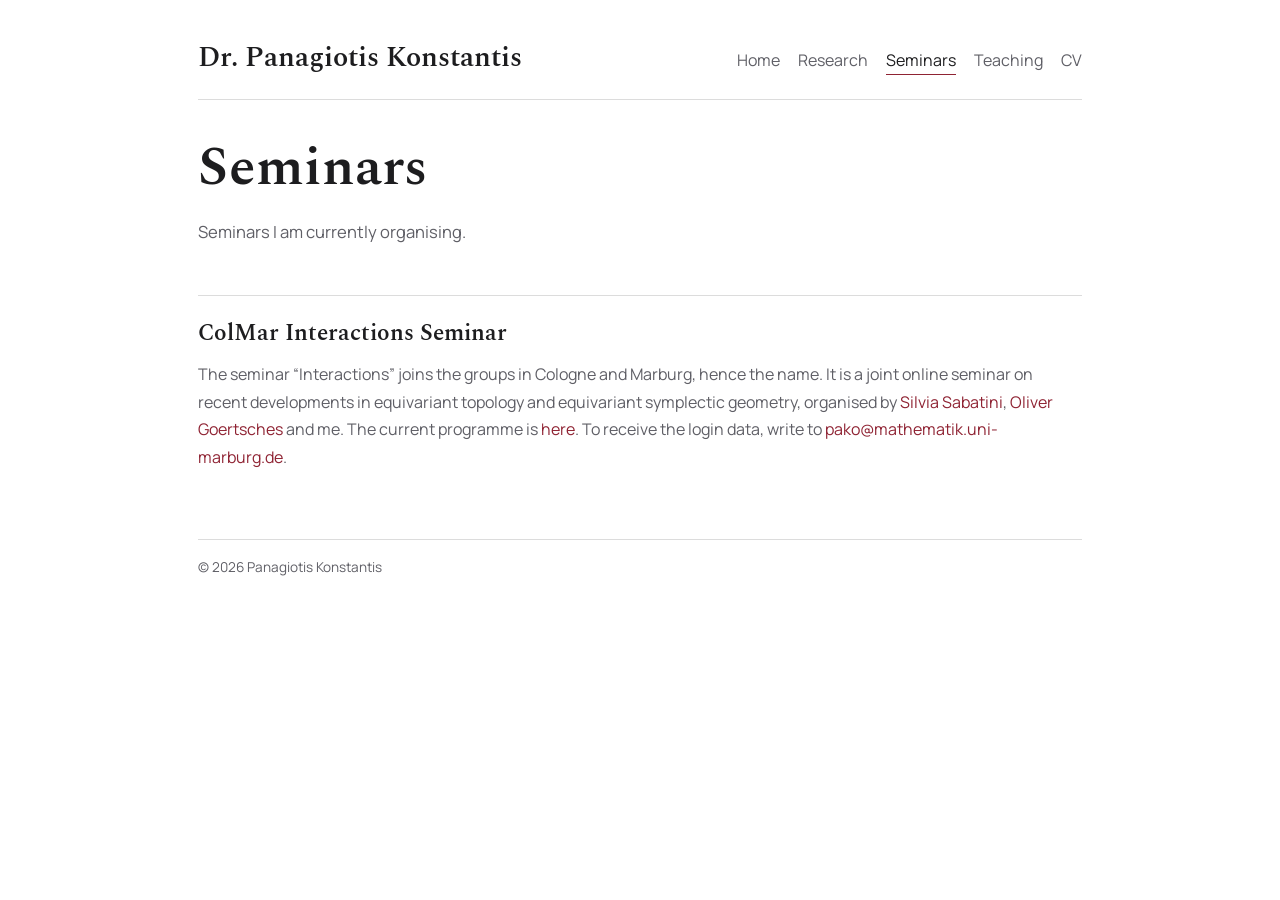
<file: seminars.html>
<!DOCTYPE html>
<html lang="en">
<head>
  <meta charset="UTF-8">
  <meta name="viewport" content="width=device-width, initial-scale=1.0">
  <title>Seminars | Dr. Panagiotis Konstantis</title>
  <link rel="preconnect" href="https://fonts.googleapis.com">
  <link rel="preconnect" href="https://fonts.gstatic.com" crossorigin>
  <link href="https://fonts.googleapis.com/css2?family=Spectral:wght@400;600&family=Manrope:wght@400;600;700&display=swap" rel="stylesheet">
  <link rel="stylesheet" href="style.css">
</head>
<body>
<div class="shell">
  <header class="site-header">
    <a class="wordmark" href="index.html">Dr. Panagiotis Konstantis</a>
    <nav class="site-nav" aria-label="Main">
      <a href="index.html">Home</a>
      <a href="research.html">Research</a>
      <a class="active" href="seminars.html">Seminars</a>
      <a href="teaching.html">Teaching</a>
      <a href="cv.html">CV</a>
    </nav>
  </header>

  <main class="stack">
    <section>
      <h1>Seminars</h1>
      <p class="lede">Seminars I am currently organising.</p>
    </section>

    <section id="colmar">
      <h2>ColMar Interactions Seminar</h2>
      <p class="muted">
        The seminar “Interactions” joins the groups in Cologne and Marburg, hence the name.
        It is a joint online seminar on recent developments in equivariant topology and
        equivariant symplectic geometry, organised by
        <a href="https://www.silvia-sabatini.com/" target="_blank" rel="noopener">Silvia Sabatini</a>,
        <a href="https://www.uni-marburg.de/de/fb12/kooperationen/diffgeoana/prof-dr-oliver-goertsches" target="_blank" rel="noopener">Oliver Goertsches</a>
        and me. The current programme is
        <a href="https://www.silvia-sabatini.com/seminar-interactions-ws22-23" target="_blank" rel="noopener">here</a>.
        To receive the login data, write to
        <a href="mailto:pako@mathematik.uni-marburg.de">pako@mathematik.uni-marburg.de</a>.
      </p>
    </section>
  </main>

  <footer class="site-footer">
    &copy; 2026 Panagiotis Konstantis
  </footer>
</div>
</body>
</html>
</file>
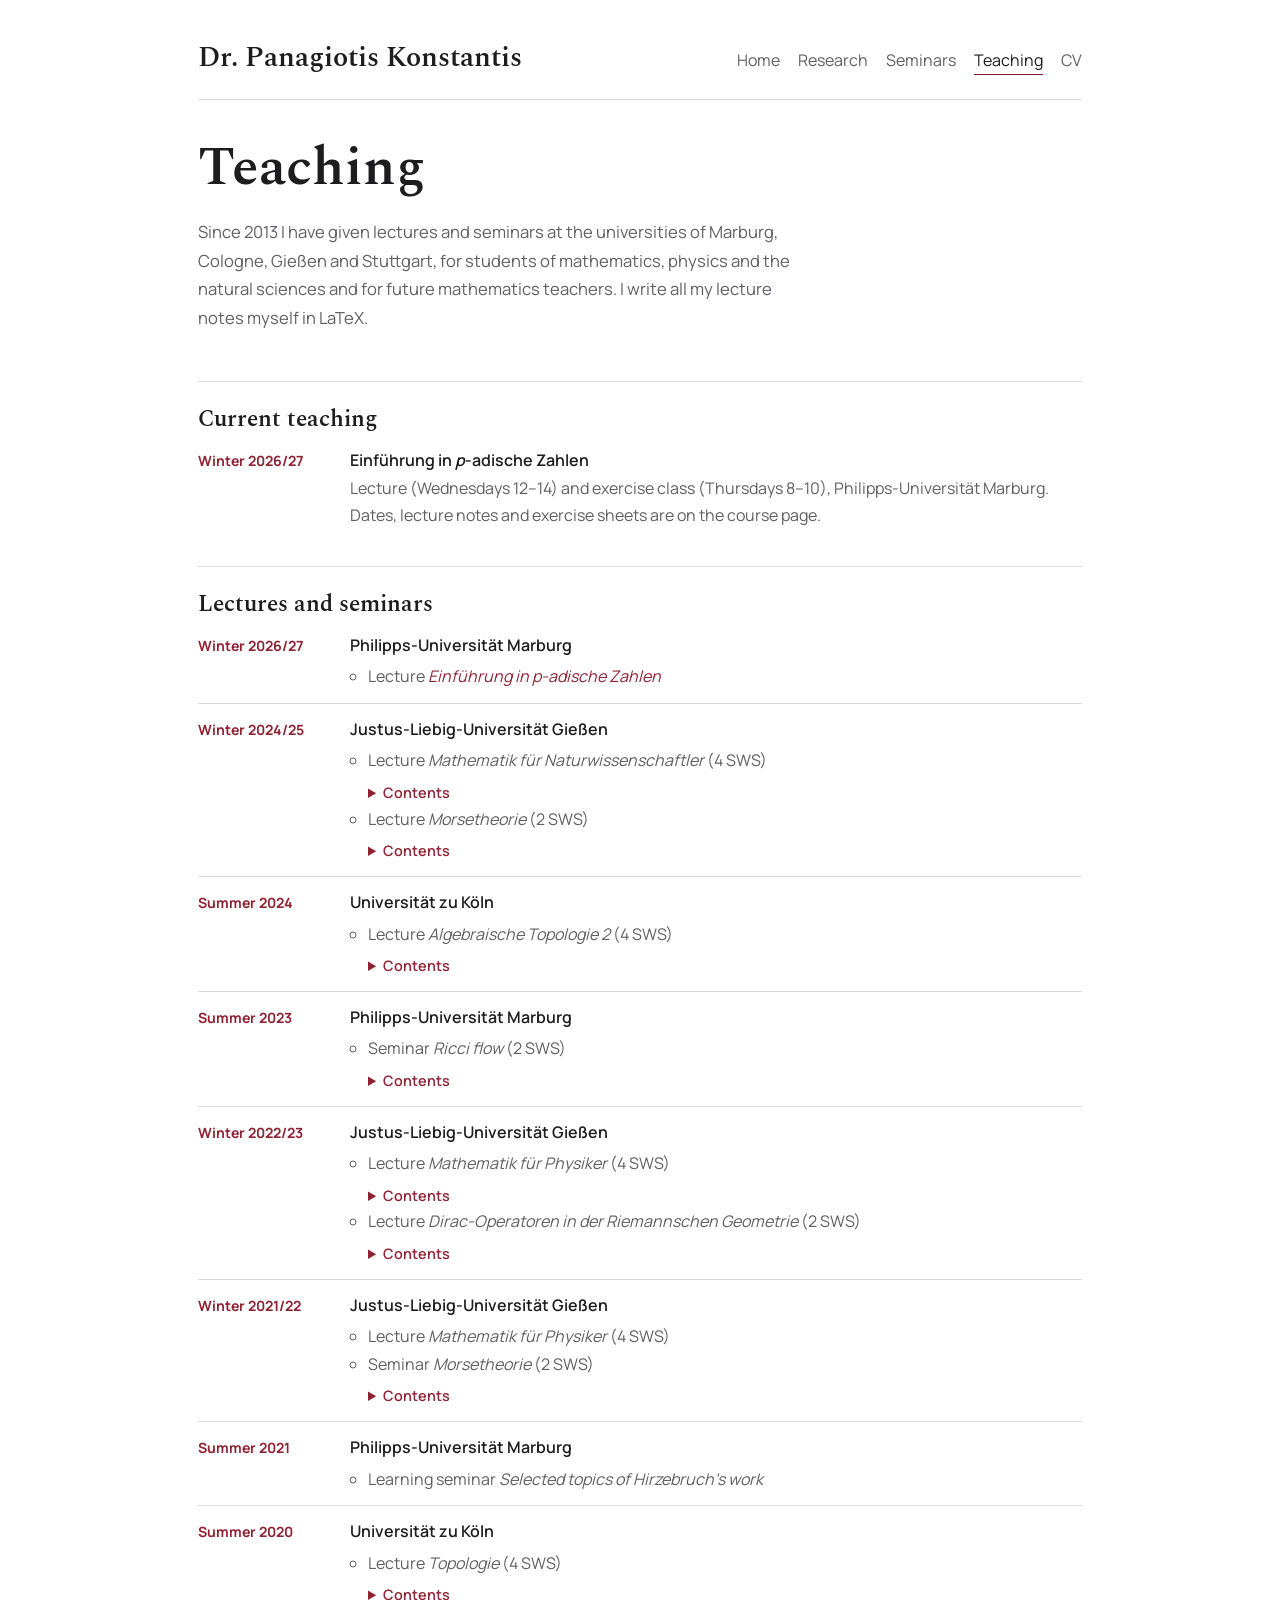
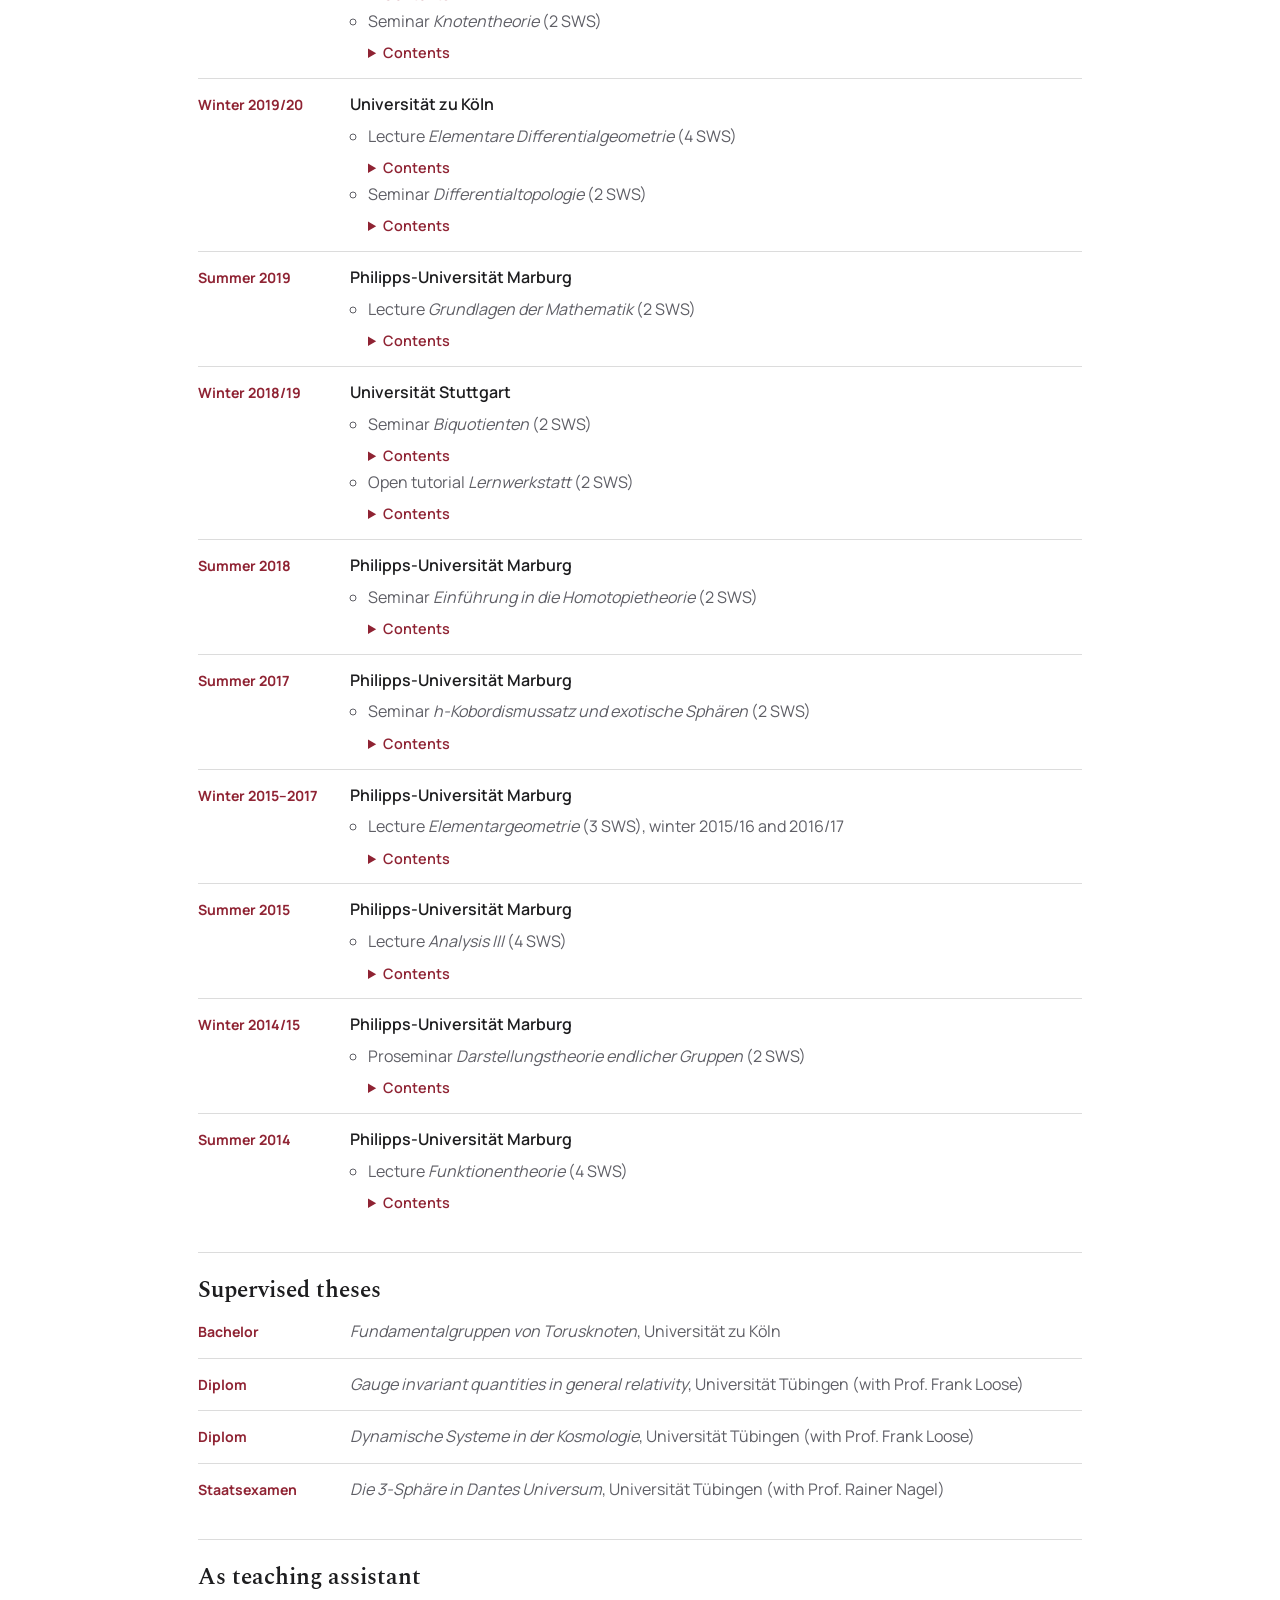
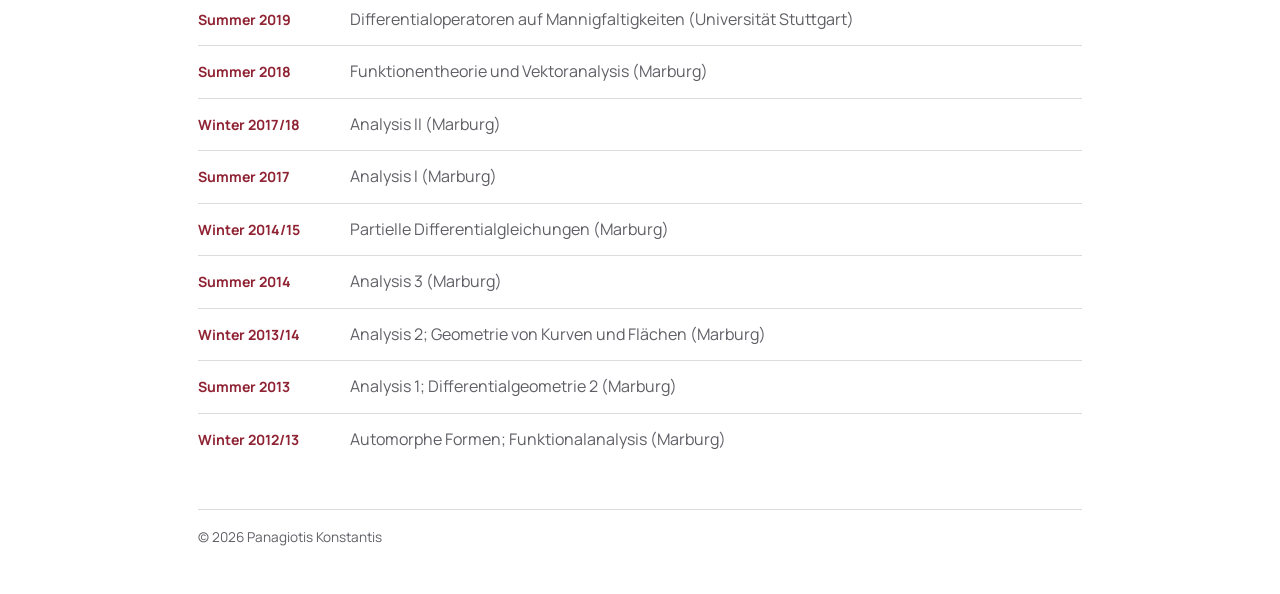
<file: teaching.html>
<!DOCTYPE html>
<html lang="en">
<head>
  <meta charset="UTF-8">
  <meta name="viewport" content="width=device-width, initial-scale=1.0">
  <title>Teaching | Dr. Panagiotis Konstantis</title>
  <link rel="preconnect" href="https://fonts.googleapis.com">
  <link rel="preconnect" href="https://fonts.gstatic.com" crossorigin>
  <link href="https://fonts.googleapis.com/css2?family=Spectral:wght@400;600&family=Manrope:wght@400;600;700&display=swap" rel="stylesheet">
  <link rel="stylesheet" href="style.css">
</head>
<body>
<div class="shell">
  <header class="site-header">
    <a class="wordmark" href="index.html">Dr. Panagiotis Konstantis</a>
    <nav class="site-nav" aria-label="Main">
      <a href="index.html">Home</a>
      <a href="research.html">Research</a>
      <a href="seminars.html">Seminars</a>
      <a class="active" href="teaching.html">Teaching</a>
      <a href="cv.html">CV</a>
    </nav>
  </header>

  <main class="stack">
    <section>
      <h1>Teaching</h1>
      <p class="lede">
        Since 2013 I have given lectures and seminars at the universities of Marburg, Cologne, Gießen
        and Stuttgart, for students of mathematics, physics and the natural sciences and for future
        mathematics teachers. I write all my lecture notes myself in LaTeX.
      </p>
    </section>

    <section>
      <h2>Current teaching</h2>
      <ul class="entries">
        <li>
          <span class="date">Winter 2026/27</span>
          <div><a href="p-adische-zahlen.html"><strong>Einführung in <i>p</i>-adische Zahlen</strong></a><br>
            Lecture (Wednesdays 12–14) and exercise class (Thursdays 8–10), Philipps-Universität Marburg. Dates, lecture notes and exercise sheets are on the course page.</div>
        </li>
      </ul>
    </section>

    <section>
      <h2>Lectures and seminars</h2>
      <ul class="entries">
        <li>
          <span class="date">Winter 2026/27</span>
          <div><strong>Philipps-Universität Marburg</strong>
            <ul>
              <li>Lecture <a href="p-adische-zahlen.html"><em>Einführung in p-adische Zahlen</em></a></li>
            </ul></div>
        </li>
        <li>
          <span class="date">Winter 2024/25</span>
          <div><strong>Justus-Liebig-Universität Gießen</strong>
            <ul>
              <li>Lecture <em>Mathematik für Naturwissenschaftler</em> (4 SWS)
                <details><summary>Contents</summary><p>Set theory, sequences and convergence, continuity, differentiability, integration, vector spaces, linear maps, eigenvalues, multivariable analysis, partial differential equations, numerical methods.</p></details></li>
              <li>Lecture <em>Morsetheorie</em> (2 SWS)
                <details><summary>Contents</summary><p>Existence of Morse functions, gradient-like vector fields, Morse lemma, handle decompositions and their consequences.</p></details></li>
            </ul></div>
        </li>
        <li>
          <span class="date">Summer 2024</span>
          <div><strong>Universität zu Köln</strong>
            <ul>
              <li>Lecture <em>Algebraische Topologie 2</em> (4 SWS)
                <details><summary>Contents</summary><p>Cup product, Künneth formulas, homotopy groups and their computation, Hurewicz theorem, fibre bundles, stable homotopy groups, Postnikov towers, obstruction theory.</p></details></li>
            </ul></div>
        </li>
        <li>
          <span class="date">Summer 2023</span>
          <div><strong>Philipps-Universität Marburg</strong>
            <ul>
              <li>Seminar <em>Ricci flow</em> (2 SWS)
                <details><summary>Contents</summary><p>Evolution of geometric quantities under the Ricci flow, maximum principle, parabolic PDEs and the Ricci flow, DeTurck trick, blow-ups, Perelman's W-functional, Uhlenbeck trick, Hamilton's theorem.</p></details></li>
            </ul></div>
        </li>
        <li>
          <span class="date">Winter 2022/23</span>
          <div><strong>Justus-Liebig-Universität Gießen</strong>
            <ul>
              <li>Lecture <em>Mathematik für Physiker</em> (4 SWS)
                <details><summary>Contents</summary><p>Complex numbers, sequences, series, power series, convergence, continuity, differentiation, integration, vector spaces, linear maps, matrices, diagonalisation, eigenvalues and eigenspaces, scalar products, determinants, matrix groups.</p></details></li>
              <li>Lecture <em>Dirac-Operatoren in der Riemannschen Geometrie</em> (2 SWS)
                <details><summary>Contents</summary><p>Clifford algebras, spin representation, connections on principal bundles, Riemannian geometry, differential forms, Clifford bundles, Dirac operators, spin structures, spinor bundles, analytic properties of the Dirac operator, Weitzenböck formulas, harmonic spinors.</p></details></li>
            </ul></div>
        </li>
        <li>
          <span class="date">Winter 2021/22</span>
          <div><strong>Justus-Liebig-Universität Gießen</strong>
            <ul>
              <li>Lecture <em>Mathematik für Physiker</em> (4 SWS)</li>
              <li>Seminar <em>Morsetheorie</em> (2 SWS)
                <details><summary>Contents</summary><p>Existence of Morse functions, gradient-like vector fields, Morse lemma, handle decompositions and their consequences.</p></details></li>
            </ul></div>
        </li>
        <li>
          <span class="date">Summer 2021</span>
          <div><strong>Philipps-Universität Marburg</strong>
            <ul>
              <li>Learning seminar <em>Selected topics of Hirzebruch's work</em></li>
            </ul></div>
        </li>
        <li>
          <span class="date">Summer 2020</span>
          <div><strong>Universität zu Köln</strong>
            <ul>
              <li>Lecture <em>Topologie</em> (4 SWS)
                <details><summary>Contents</summary><p>Basics of topology, constructions of topological spaces, fundamental group, Seifert–van Kampen theorem, simplicial complexes, simplicial homology, Lefschetz fixed point theorem.</p></details></li>
              <li>Seminar <em>Knotentheorie</em> (2 SWS)
                <details><summary>Contents</summary><p>Knots and links, link diagrams, Reidemeister moves, Kauffman and Jones polynomials, colourability of knots, Alexander polynomial, knot groups, Seifert surfaces, Seifert matrices and the Alexander polynomial.</p></details></li>
            </ul></div>
        </li>
        <li>
          <span class="date">Winter 2019/20</span>
          <div><strong>Universität zu Köln</strong>
            <ul>
              <li>Lecture <em>Elementare Differentialgeometrie</em> (4 SWS)
                <details><summary>Contents</summary><p>Curves in R<sup>n</sup>, plane curves, Frenet equations, surfaces in R<sup>3</sup>, Gauss and mean curvature, fundamental theorems of surface theory, Theorema egregium, global differential geometry, differentiable manifolds.</p></details></li>
              <li>Seminar <em>Differentialtopologie</em> (2 SWS)
                <details><summary>Contents</summary><p>Submersions and transversality, Sard's theorem, Whitney embedding theorem, manifolds with boundary, Brouwer fixed point theorem, intersection numbers mod 2, Jordan–Brouwer separation theorem, Borsuk–Ulam theorem, intersection numbers, Lefschetz fixed point theorem.</p></details></li>
            </ul></div>
        </li>
        <li>
          <span class="date">Summer 2019</span>
          <div><strong>Philipps-Universität Marburg</strong>
            <ul>
              <li>Lecture <em>Grundlagen der Mathematik</em> (2 SWS)
                <details><summary>Contents</summary><p>Propositional logic, set theory, relations, maps, construction of the natural, integer and rational numbers, elementary group theory.</p></details></li>
            </ul></div>
        </li>
        <li>
          <span class="date">Winter 2018/19</span>
          <div><strong>Universität Stuttgart</strong>
            <ul>
              <li>Seminar <em>Biquotienten</em> (2 SWS)
                <details><summary>Contents</summary><p>Lie groups and invariant metrics, special metrics on biquotients, cohomology of biquotients, classification results.</p></details></li>
              <li>Open tutorial <em>Lernwerkstatt</em> (2 SWS)
                <details><summary>Contents</summary><p>For first-year mathematics students: a supplementary course on topics from the introductory lectures, chosen by the students themselves.</p></details></li>
            </ul></div>
        </li>
        <li>
          <span class="date">Summer 2018</span>
          <div><strong>Philipps-Universität Marburg</strong>
            <ul>
              <li>Seminar <em>Einführung in die Homotopietheorie</em> (2 SWS)
                <details><summary>Contents</summary><p>Singular homology and cohomology, path fibrations, homotopy groups, Hurewicz theorem, Hopf invariant, Eilenberg–MacLane spaces, Postnikov towers.</p></details></li>
            </ul></div>
        </li>
        <li>
          <span class="date">Summer 2017</span>
          <div><strong>Philipps-Universität Marburg</strong>
            <ul>
              <li>Seminar <em>h-Kobordismussatz und exotische Sphären</em> (2 SWS)
                <details><summary>Contents</summary><p>Morse theory, Milnor's proof of the h-cobordism theorem, existence of exotic spheres after Milnor and Brieskorn, the group structure of exotic structures on spheres.</p></details></li>
            </ul></div>
        </li>
        <li>
          <span class="date">Winter 2015–2017</span>
          <div><strong>Philipps-Universität Marburg</strong>
            <ul>
              <li>Lecture <em>Elementargeometrie</em> (3 SWS), winter 2015/16 and 2016/17
                <details><summary>Contents</summary><p>For future teachers. Intercept theorems, Pappus' theorem, theorems on triangles, Euler line, nine-point circle, theorems on quadrilaterals, hyperbolic geometry, isometries of the hyperbolic plane, geodesics, angle sums of hyperbolic triangles.</p></details></li>
            </ul></div>
        </li>
        <li>
          <span class="date">Summer 2015</span>
          <div><strong>Philipps-Universität Marburg</strong>
            <ul>
              <li>Lecture <em>Analysis III</em> (4 SWS)
                <details><summary>Contents</summary><p>Submanifolds of R<sup>n</sup>, differential forms, integral theorems, de Rham cohomology.</p></details></li>
            </ul></div>
        </li>
        <li>
          <span class="date">Winter 2014/15</span>
          <div><strong>Philipps-Universität Marburg</strong>
            <ul>
              <li>Proseminar <em>Darstellungstheorie endlicher Gruppen</em> (2 SWS)
                <details><summary>Contents</summary><p>Elements of group theory, Euclidean motions, dihedral groups, lattices, symmetry groups of Platonic solids, three-dimensional crystallographic groups, Schur's lemma and representations, characters, representations of the symmetric group.</p></details></li>
            </ul></div>
        </li>
        <li>
          <span class="date">Summer 2014</span>
          <div><strong>Philipps-Universität Marburg</strong>
            <ul>
              <li>Lecture <em>Funktionentheorie</em> (4 SWS)
                <details><summary>Contents</summary><p>Complex differentiability, Cauchy–Riemann equations, basics of curves, holomorphic and meromorphic functions, Laurent series, residue theorem and applications.</p></details></li>
            </ul></div>
        </li>
      </ul>
    </section>

    <section>
      <h2>Supervised theses</h2>
      <ul class="entries">
        <li><span class="date">Bachelor</span><div><em>Fundamentalgruppen von Torusknoten</em>, Universität zu Köln</div></li>
        <li><span class="date">Diplom</span><div><em>Gauge invariant quantities in general relativity</em>, Universität Tübingen (with Prof. Frank Loose)</div></li>
        <li><span class="date">Diplom</span><div><em>Dynamische Systeme in der Kosmologie</em>, Universität Tübingen (with Prof. Frank Loose)</div></li>
        <li><span class="date">Staatsexamen</span><div><em>Die 3-Sphäre in Dantes Universum</em>, Universität Tübingen (with Prof. Rainer Nagel)</div></li>
      </ul>
    </section>

    <section>
      <h2>As teaching assistant</h2>
      <ul class="entries">
        <li><span class="date">Summer 2019</span><div>Differentialoperatoren auf Mannigfaltigkeiten <span class="muted">(Universität Stuttgart)</span></div></li>
        <li><span class="date">Summer 2018</span><div>Funktionentheorie und Vektoranalysis <span class="muted">(Marburg)</span></div></li>
        <li><span class="date">Winter 2017/18</span><div>Analysis II <span class="muted">(Marburg)</span></div></li>
        <li><span class="date">Summer 2017</span><div>Analysis I <span class="muted">(Marburg)</span></div></li>
        <li><span class="date">Winter 2014/15</span><div>Partielle Differentialgleichungen <span class="muted">(Marburg)</span></div></li>
        <li><span class="date">Summer 2014</span><div>Analysis 3 <span class="muted">(Marburg)</span></div></li>
        <li><span class="date">Winter 2013/14</span><div>Analysis 2; Geometrie von Kurven und Flächen <span class="muted">(Marburg)</span></div></li>
        <li><span class="date">Summer 2013</span><div>Analysis 1; Differentialgeometrie 2 <span class="muted">(Marburg)</span></div></li>
        <li><span class="date">Winter 2012/13</span><div>Automorphe Formen; Funktionalanalysis <span class="muted">(Marburg)</span></div></li>
      </ul>
    </section>
  </main>

  <footer class="site-footer">
    &copy; 2026 Panagiotis Konstantis
  </footer>
</div>
</body>
</html>
</file>
<file: style.css>
/* Homepage Panagiotis Konstantis
   Farben zentral hier aendern; --accent ist das Rot der alten Seite. */
:root {
  --bg: #ffffff;
  --text: #1d1d1f;
  --muted: #5f5f66;
  --line: #dcdcdc;
  --accent: #8f2333;
  --max-width: 940px;
  --serif: "Spectral", Georgia, serif;
  --sans: "Manrope", system-ui, sans-serif;
}

@media (prefers-color-scheme: dark) {
  :root {
    --bg: #17171a;
    --text: #ececef;
    --muted: #a6a6ae;
    --line: #34343a;
    --accent: #e0707f;
  }
}

* { box-sizing: border-box; }

html { scroll-behavior: smooth; }

body {
  margin: 0;
  font-family: var(--sans);
  font-size: 1rem;
  color: var(--text);
  background: var(--bg);
  -webkit-font-smoothing: antialiased;
}

a { color: var(--accent); text-decoration: none; border-bottom: 1px solid transparent; overflow-wrap: anywhere; }
a:hover { border-bottom-color: var(--accent); }

img { max-width: 100%; height: auto; }

/* ---------- Kopfzeile ---------- */

.shell {
  max-width: var(--max-width);
  margin: 0 auto;
  padding: 36px 28px 48px;
}

.site-header {
  display: flex;
  justify-content: space-between;
  align-items: baseline;
  flex-wrap: wrap;
  gap: 12px 24px;
  padding-bottom: 20px;
  border-bottom: 1px solid var(--line);
}

.wordmark {
  font-family: var(--serif);
  font-size: 1.75rem;
  font-weight: 600;
  color: var(--text);
  border: 0;
}
.wordmark:hover { border: 0; }

.site-nav { display: flex; flex-wrap: wrap; gap: 6px 18px; }

.site-nav a {
  position: relative;
  padding: 4px 0;
  color: var(--muted);
  border: 0;
}
.site-nav a:hover, .site-nav a.active { color: var(--text); }
.site-nav a:hover::after, .site-nav a.active::after {
  content: "";
  position: absolute;
  left: 0; right: 0; bottom: 0;
  height: 1px;
  background: var(--accent);
}

/* ---------- Seitenaufbau ---------- */

main { padding-top: 36px; }

.layout {
  display: grid;
  grid-template-columns: minmax(0, 1fr) 260px;
  gap: 48px;
  align-items: start;
}

.stack { display: grid; gap: 36px; min-width: 0; }

.stack > section + section {
  padding-top: 24px;
  border-top: 1px solid var(--line);
}

h1, h2, h3 { font-family: var(--serif); font-weight: 600; line-height: 1.18; margin: 0; }
h1 { font-size: clamp(2.3rem, 5vw, 3.4rem); }
h2 { font-size: 1.45rem; margin-bottom: 14px; }
h3 { font-size: 1.15rem; margin: 22px 0 8px; }

p, li { line-height: 1.72; }
p { margin: 0 0 12px; }

.lede { max-width: 60ch; margin-top: 18px; font-size: 1.04rem; color: var(--muted); }
.muted { color: var(--muted); }
.small { font-size: 0.9rem; }

/* ---------- Seitenleiste ---------- */

.sidebar { position: sticky; top: 28px; display: grid; gap: 18px; }

.portrait { display: block; width: 100%; border-radius: 2px; border: 0; }
a:has(> .portrait) { border: 0; }

.sidebar h2 { font-size: 1.3rem; margin-bottom: 10px; }
.sidebar p { font-size: 0.95rem; margin-bottom: 10px; }

.link-list { list-style: none; margin: 0; padding: 0; display: grid; gap: 8px; }

.link-list a { display: inline-flex; align-items: center; gap: 10px; }

.badge {
  display: inline-flex;
  align-items: center;
  justify-content: center;
  width: 1.2rem;
  height: 1.2rem;
  border-radius: 999px;
  background: var(--accent);
  color: var(--bg);
  font-size: 0.55rem;
  font-weight: 700;
  letter-spacing: 0.02em;
}

/* ---------- Listen ---------- */

.entries { list-style: none; margin: 0; padding: 0; }

.entries > li {
  display: grid;
  grid-template-columns: 136px minmax(0, 1fr);
  gap: 16px;
  padding: 12px 0;
  border-bottom: 1px solid var(--line);
  color: var(--muted);
}
.entries > li:first-child { padding-top: 0; }
.entries > li:last-child { border-bottom: 0; padding-bottom: 0; }
.entries.narrow > li { grid-template-columns: 64px minmax(0, 1fr); }

.date { color: var(--accent); font-weight: 700; font-size: 0.88rem; line-height: 1.95; white-space: nowrap; }

.entries strong, .title { color: var(--text); font-weight: 600; }

.entries ul { margin: 4px 0 0; padding-left: 18px; }

ul.plain { margin: 0; padding-left: 20px; color: var(--muted); }

/* ---------- Seminare ---------- */

details { margin-top: 6px; }
summary { cursor: pointer; color: var(--accent); font-size: 0.9rem; font-weight: 600; }
summary:focus { outline: none; }
summary:focus-visible { outline: 2px solid var(--accent); outline-offset: 2px; }
details p { margin-top: 8px; font-size: 0.95rem; }

.toc { display: flex; flex-wrap: wrap; gap: 6px 18px; margin-top: 18px; font-size: 0.95rem; }

/* ---------- Bilder ---------- */

figure { margin: 0; }
figure img { display: block; border-radius: 2px; }
figcaption { margin-top: 10px; font-size: 0.9rem; color: var(--muted); }

.float-right { float: right; margin: 4px 0 12px 20px; max-width: 45%; }

/* ---------- Fusszeile ---------- */

.site-footer {
  margin-top: 56px;
  padding-top: 18px;
  border-top: 1px solid var(--line);
  font-size: 0.85rem;
  color: var(--muted);
}

/* ---------- Schmale Bildschirme ---------- */

@media (max-width: 820px) {
  .layout { grid-template-columns: 1fr; gap: 32px; }
  .sidebar { position: static; order: -1; max-width: 220px; }
}

@media (max-width: 600px) {
  .shell { padding: 22px 16px 36px; }
  .wordmark { font-size: 1.5rem; }
  main { padding-top: 26px; }
  .entries > li, .entries.narrow > li { grid-template-columns: 1fr; gap: 2px; padding: 14px 0; }
  .float-right { float: none; max-width: 100%; margin: 0 0 12px; }
}

@media print {
  .site-nav, .sidebar .link-list { display: none; }
  .layout { grid-template-columns: 1fr; }
  a { color: inherit; }
}

/* Fließtext auf Unterseiten: angenehme Zeilenlänge */
.prose p { max-width: 68ch; }

/* Hoch-/Tiefstellungen sollen den Zeilenabstand nicht vergrößern */
sub, sup { line-height: 0; }
</file>
